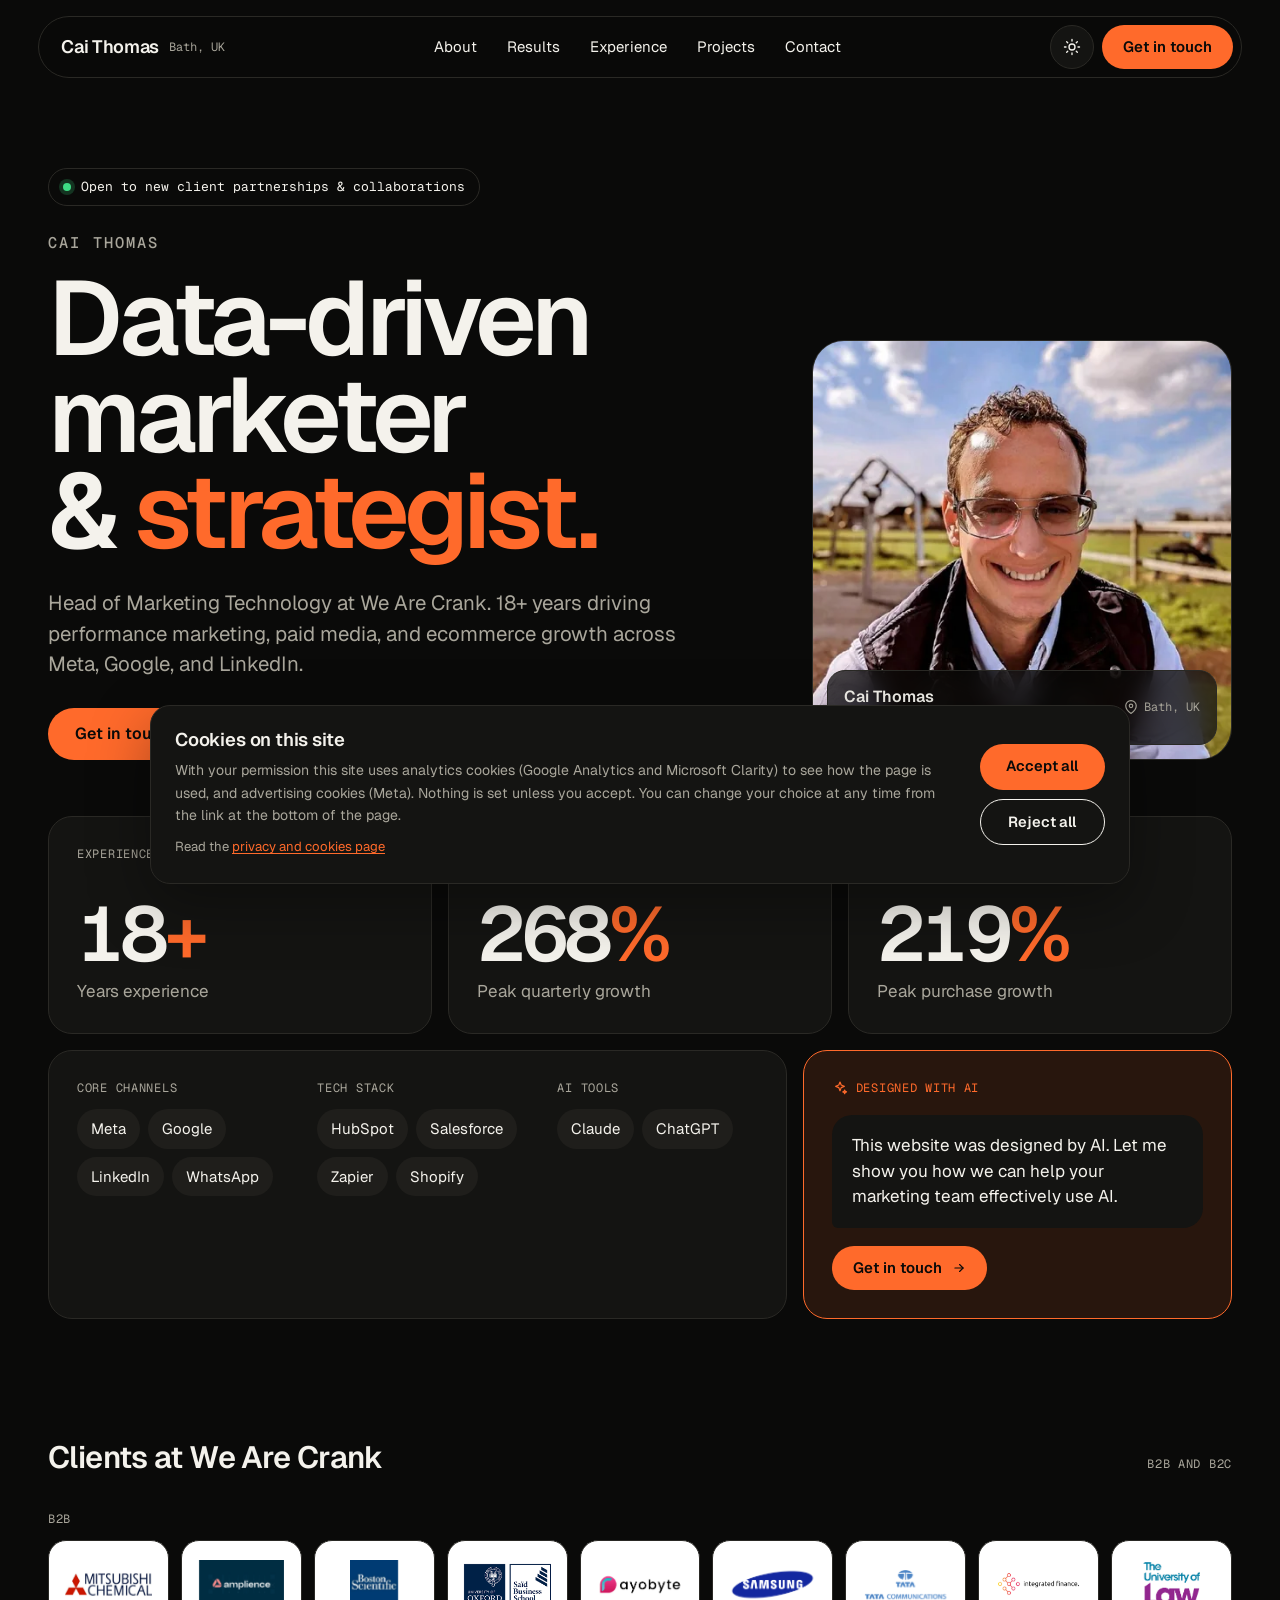
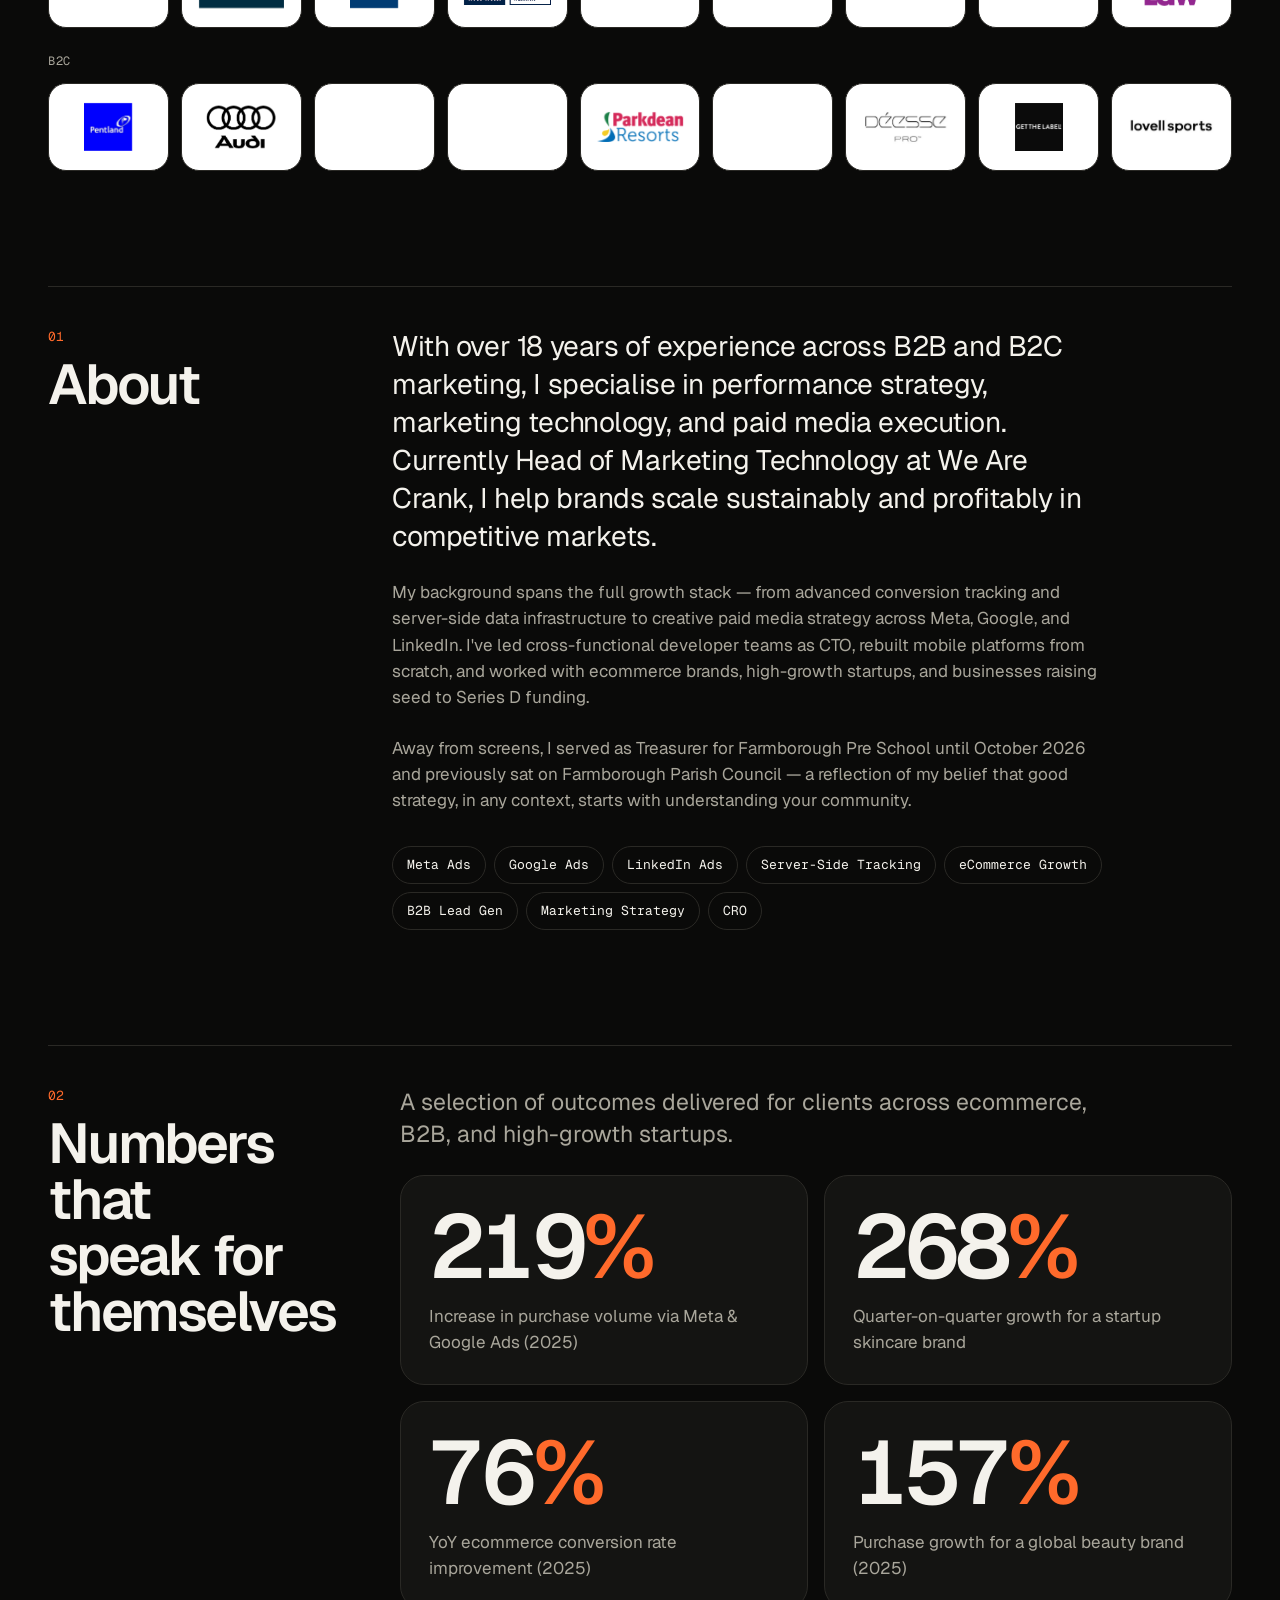
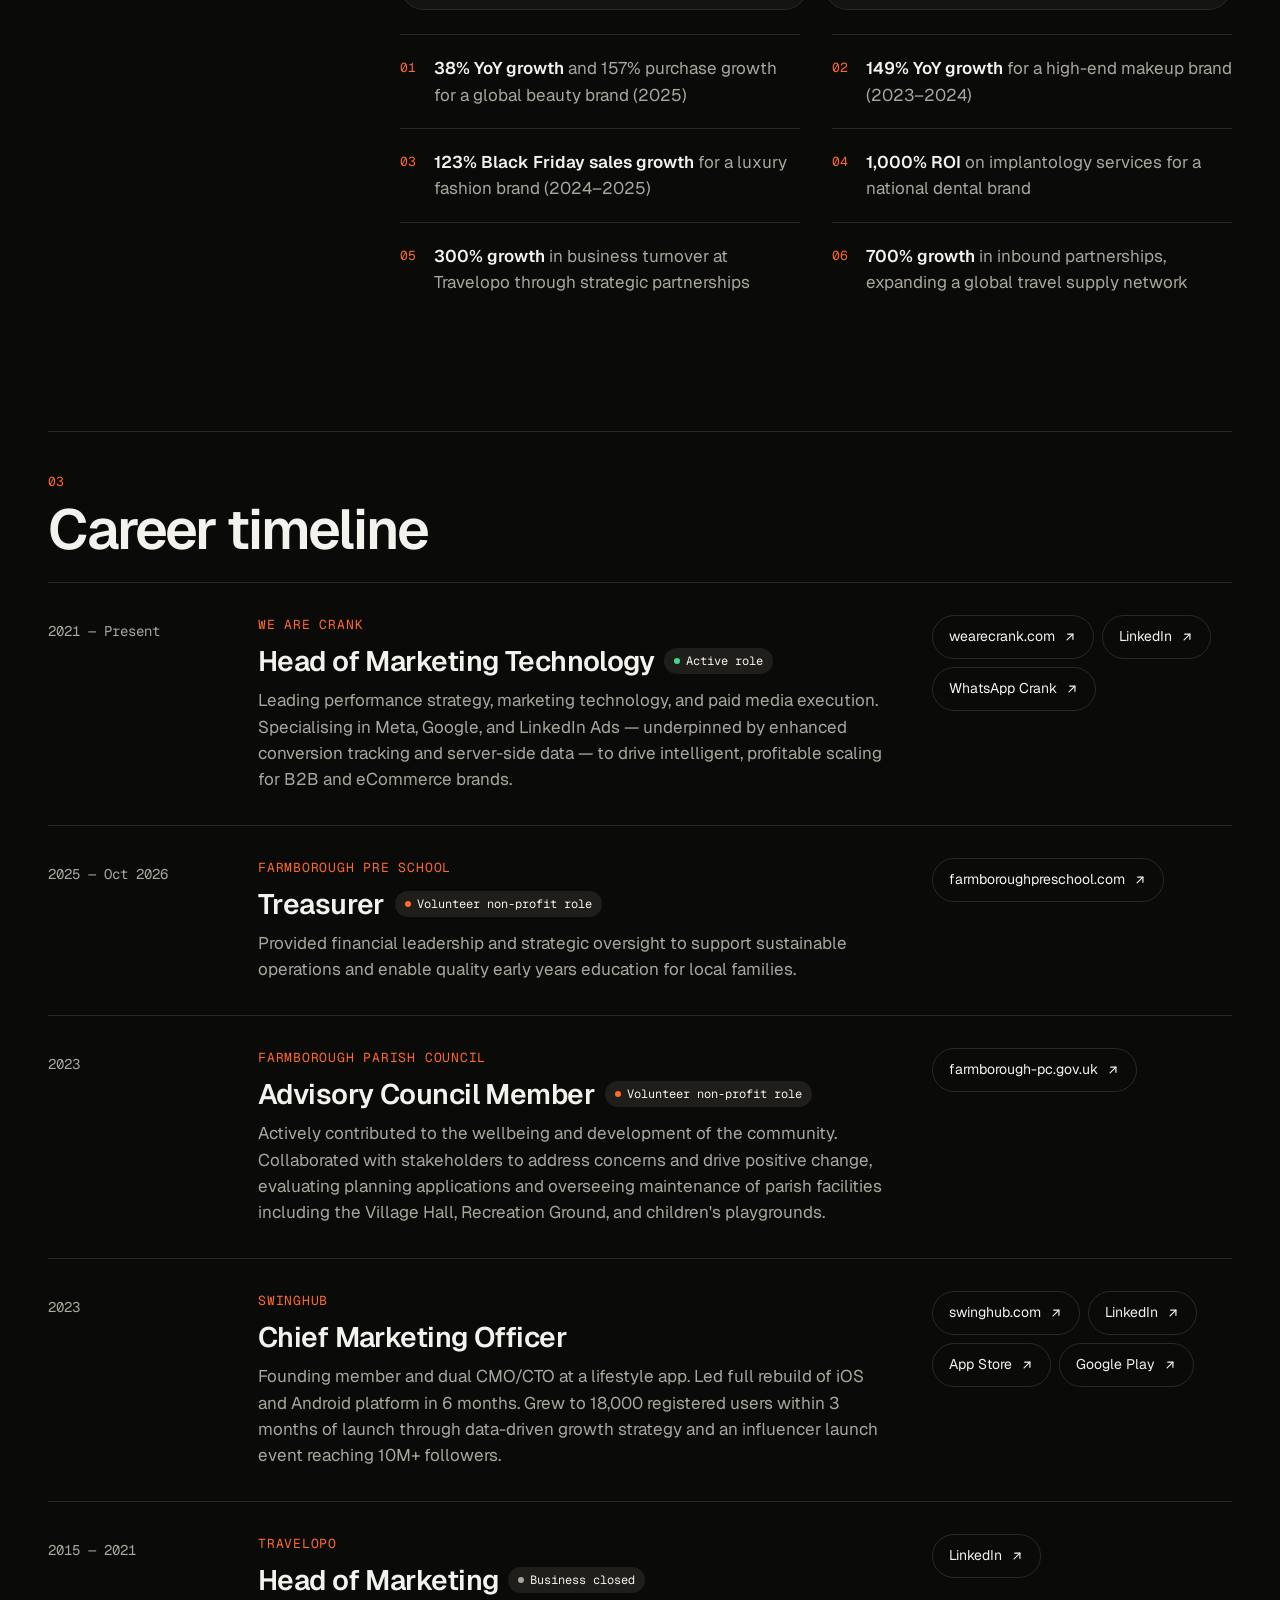
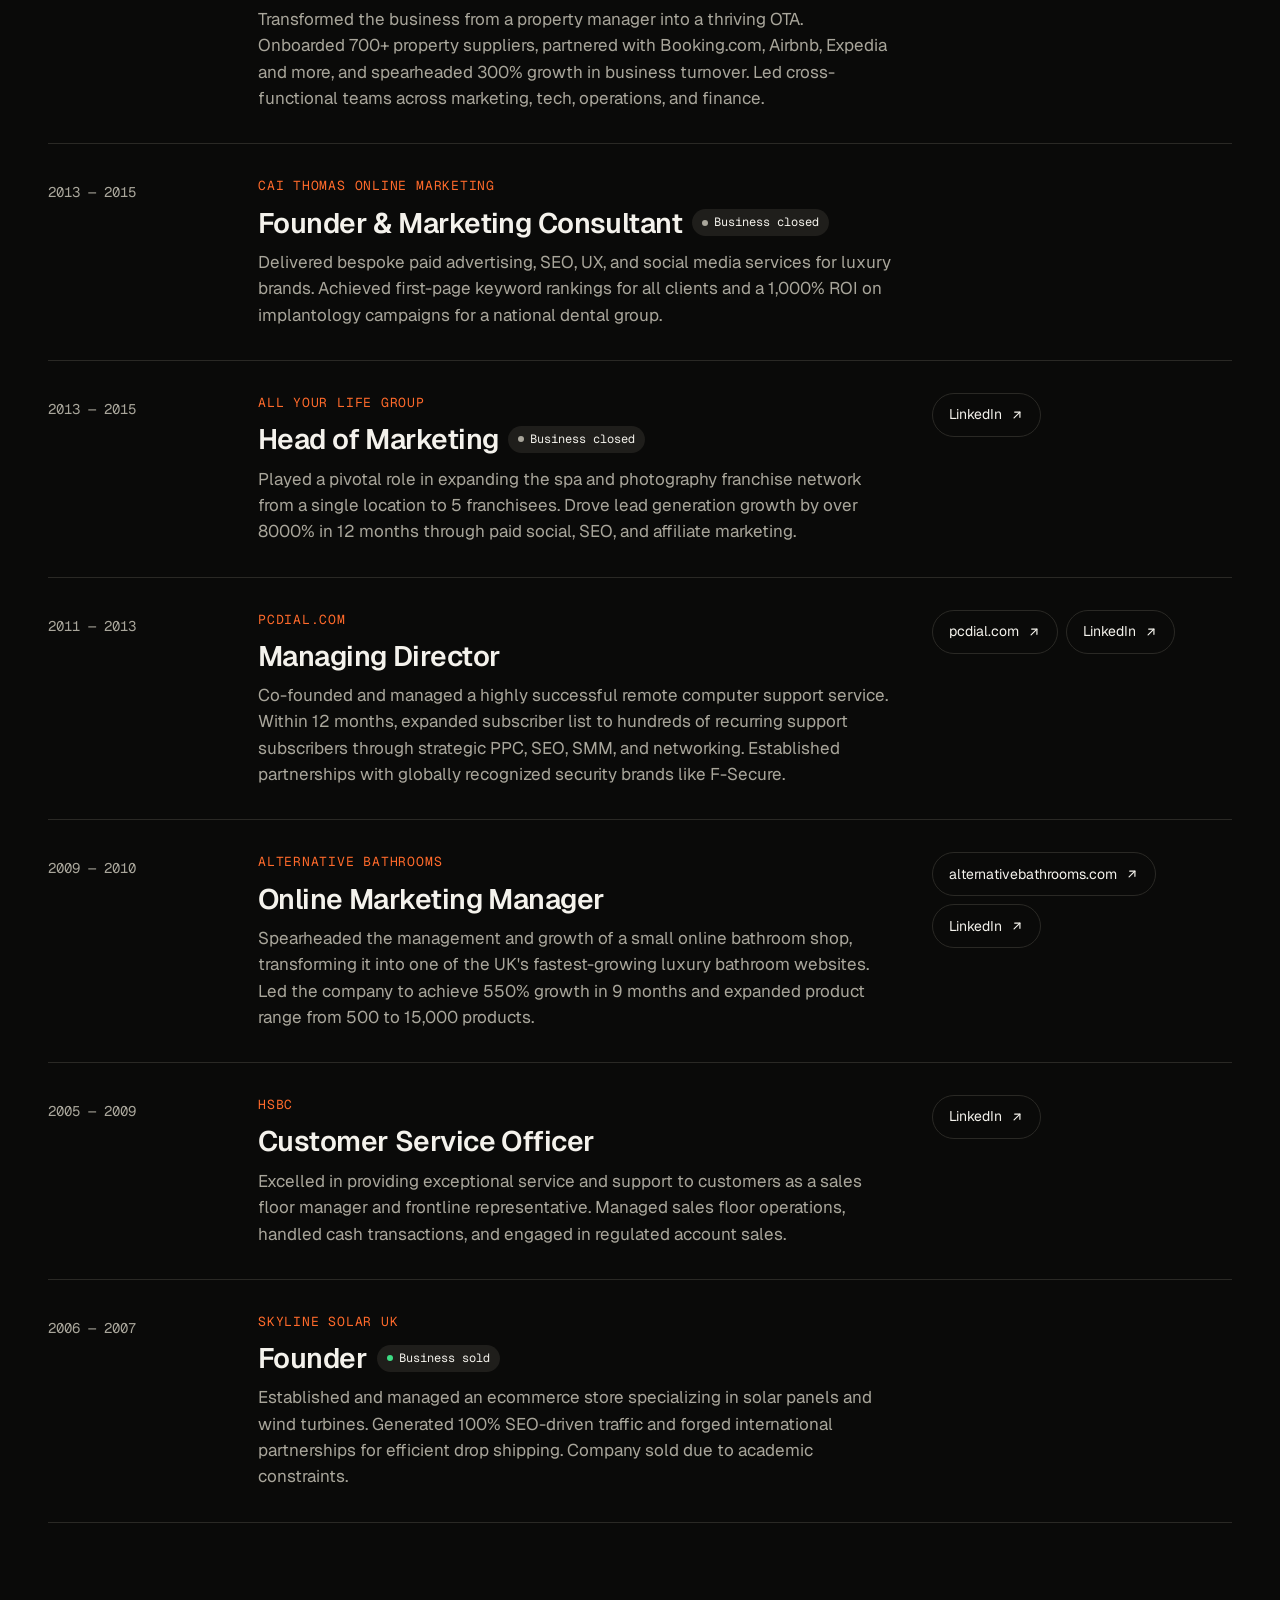
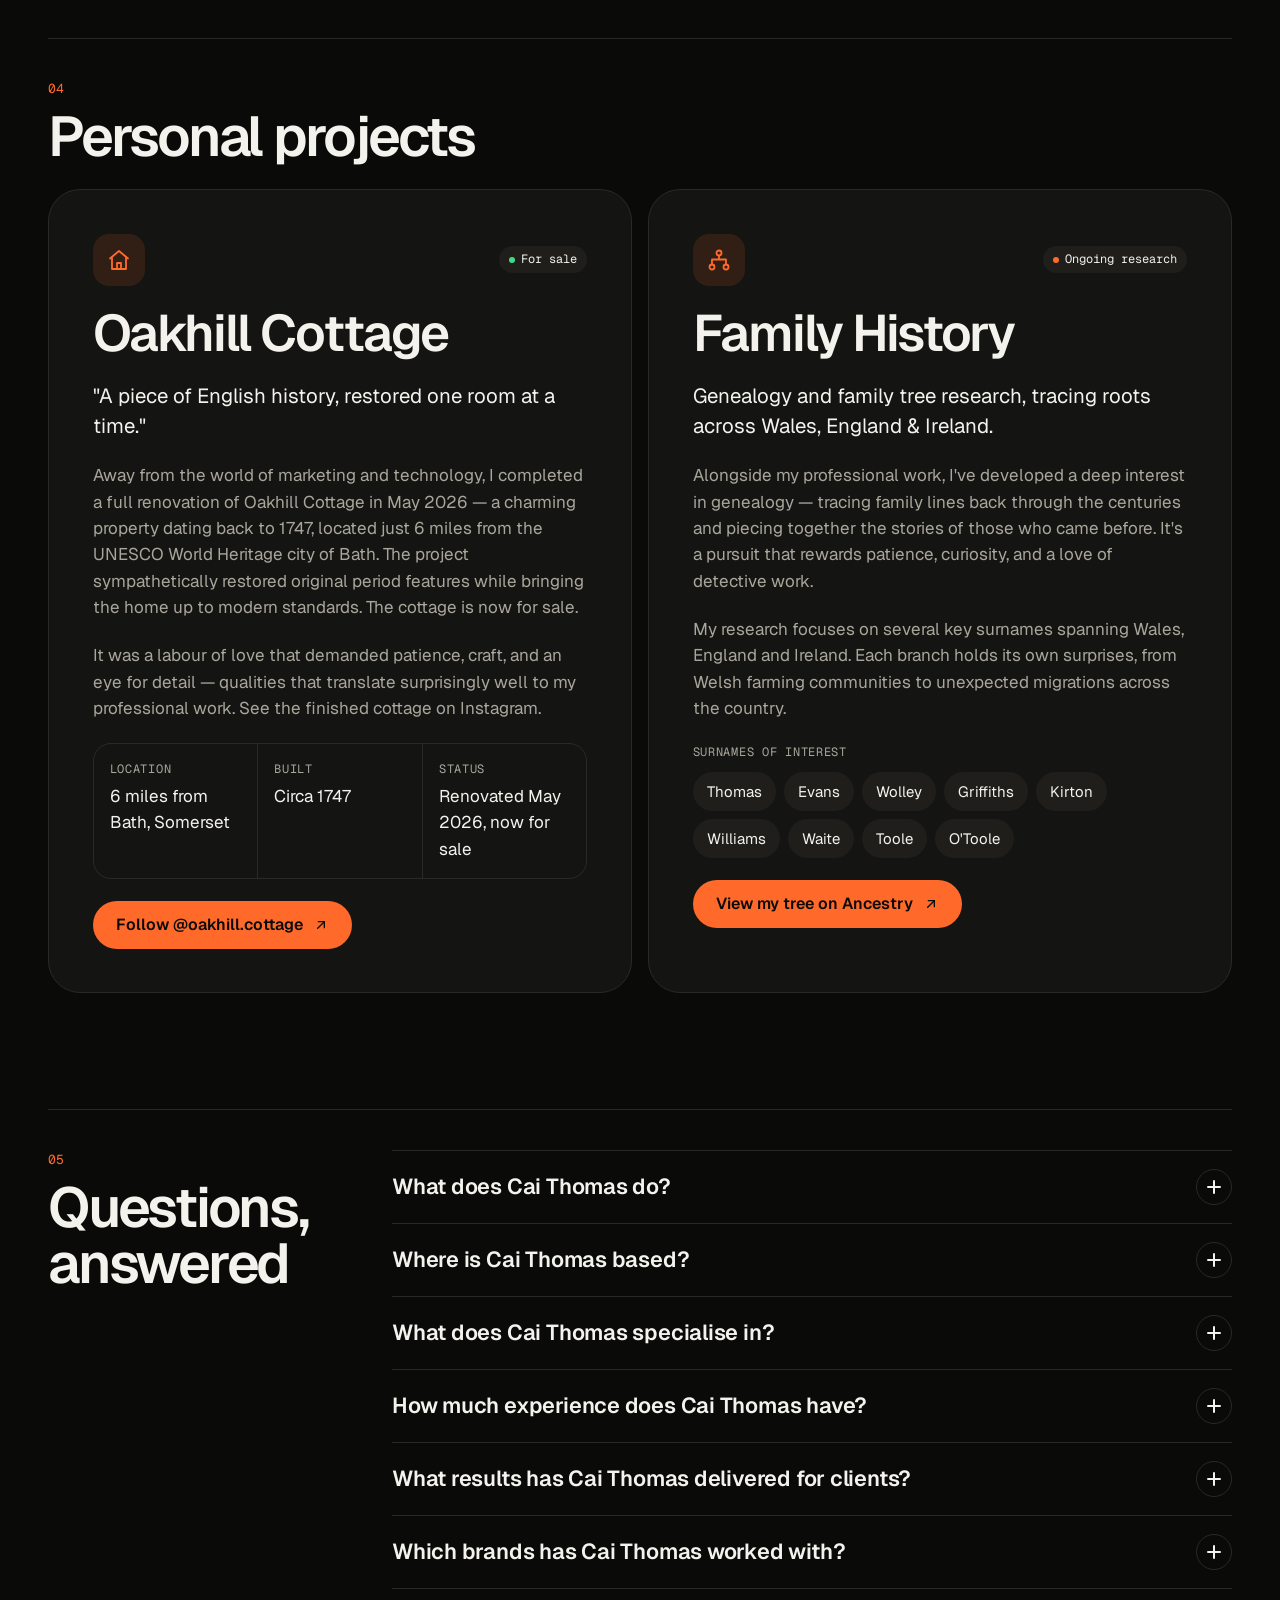
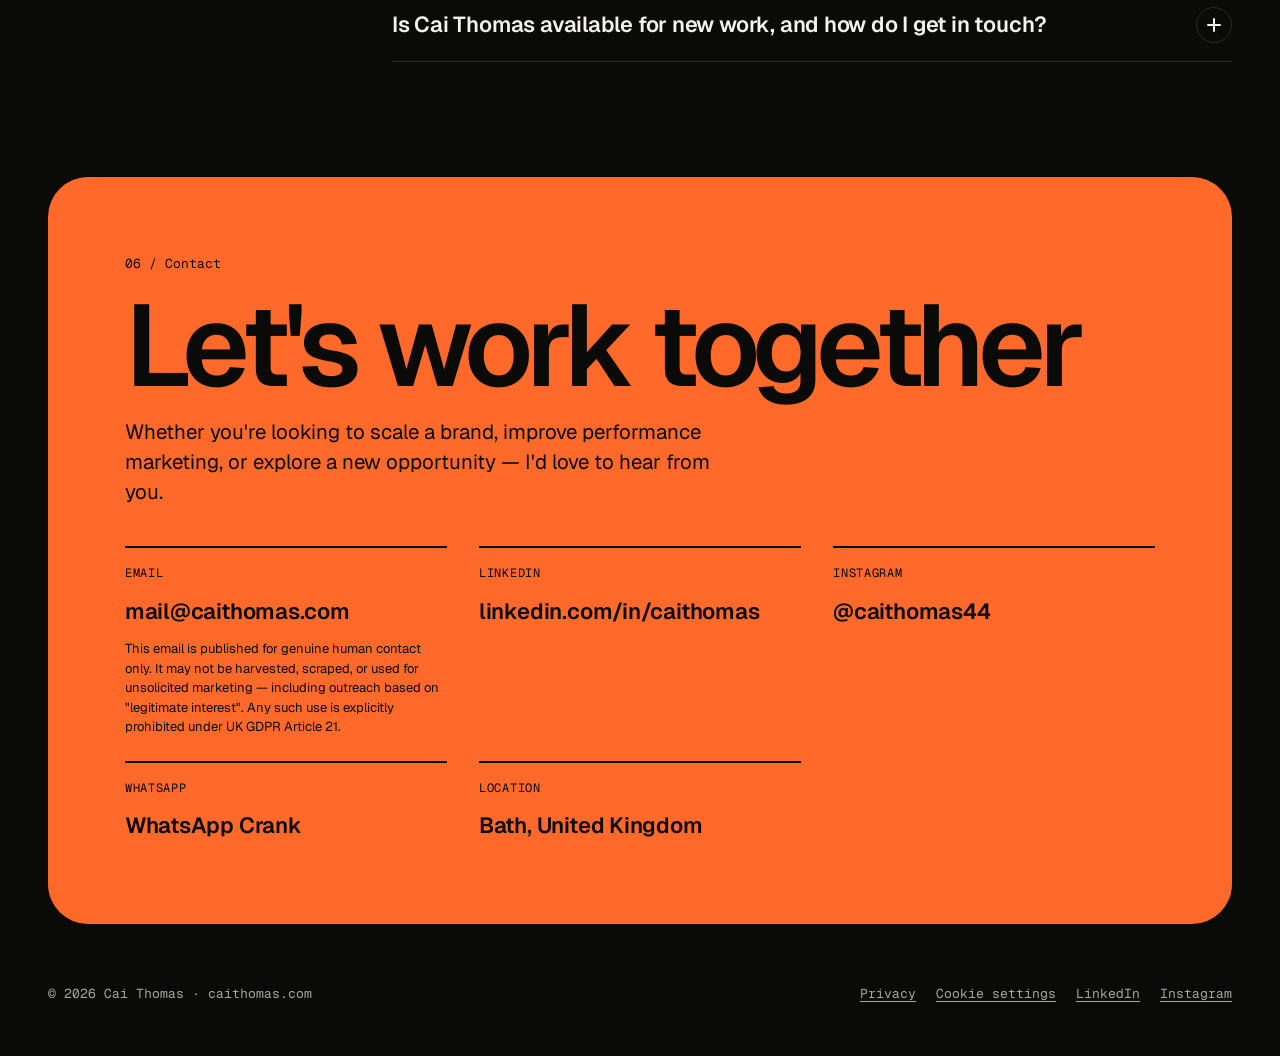
<file: index.html>
<!DOCTYPE html>
<html lang="en-GB">
<head>
  <meta charset="UTF-8">
  <meta name="viewport" content="width=device-width, initial-scale=1.0">
  <script>(function(d){d.className+=" js";try{var t=localStorage.getItem("theme");if(t==="light"||t==="dark")d.setAttribute("data-theme",t)}catch(e){}})(document.documentElement);</script>
  <title>Cai Thomas — Marketing Technology & Paid Media, Bath</title>
  <meta name="description" content="Cai Thomas — Head of Marketing Technology at We Are Crank. 18+ years driving performance marketing, paid media, and ecommerce growth across Meta, Google, and LinkedIn. Based in Bath, UK.">
  <meta name="author" content="Cai Thomas">
  <meta name="robots" content="index, follow, max-image-preview:large, max-snippet:-1, max-video-preview:-1">
  <meta name="google-site-verification" content="vRzPS8bJnd2Yzdj6y4fYwLbeIHxx6dsVMNFIC4_wwGM">
  <meta name="msvalidate.01" content="555A0EC4A10E25F9791645C963C046DE">
  <meta property="og:title" content="Cai Thomas — Marketing Technology & Paid Media, Bath">
  <meta property="og:description" content="18+ years driving performance marketing, paid media, and ecommerce growth. Head of Marketing Technology at We Are Crank. Based in Bath, UK.">
  <meta property="og:url" content="https://www.caithomas.com/">
  <meta property="og:type" content="profile">
  <meta property="profile:first_name" content="Cai">
  <meta property="profile:last_name" content="Thomas">
  <meta property="og:image" content="https://www.caithomas.com/images/social-share-2026.jpg">
  <meta property="og:image:width" content="1200">
  <meta property="og:image:height" content="630">
  <meta property="og:image:alt" content="Cai Thomas, Head of Marketing Technology at We Are Crank, Bath">
  <meta property="og:site_name" content="Cai Thomas">
  <meta property="og:locale" content="en_GB">
  <meta name="twitter:card" content="summary_large_image">
  <meta name="twitter:title" content="Cai Thomas — Marketing Technology & Paid Media, Bath">
  <meta name="twitter:description" content="18+ years driving performance marketing, paid media, and ecommerce growth. Based in Bath, UK.">
  <meta name="twitter:image" content="https://www.caithomas.com/images/social-share-2026.jpg">
  <link rel="canonical" href="https://www.caithomas.com/">
  <link rel="icon" type="image/svg+xml" href="images/favicon.svg">
  <link rel="icon" type="image/png" sizes="32x32" href="images/favicon-32.png">
  <link rel="alternate icon" href="favicon.ico">
  <link rel="manifest" href="site.webmanifest">
  <link rel="alternate" type="text/markdown" href="/llms.txt" title="Summary for AI tools">
  <meta name="theme-color" content="#0A0A09">
  <link rel="apple-touch-icon" href="images/apple-touch-icon.png">

  <!-- Google Tag Manager (GTM-KKZ54J) is loaded by script.js, and only after the visitor accepts cookies. -->

  <!-- Geist and Geist Mono, loaded without blocking rendering -->
  <link rel="preconnect" href="https://fonts.googleapis.com">
  <link rel="preconnect" href="https://fonts.gstatic.com" crossorigin>
  <link rel="stylesheet" href="https://fonts.googleapis.com/css2?family=Geist:wght@300..700&family=Geist+Mono:wght@400;500&display=swap" media="print" onload="this.media='all'">
  <noscript><link rel="stylesheet" href="https://fonts.googleapis.com/css2?family=Geist:wght@300..700&family=Geist+Mono:wght@400;500&display=swap"></noscript>
  
  <link rel="stylesheet" href="style.css">
  <script src="script.js" defer></script>
  <script type="application/ld+json">
{
  "@context": "https://schema.org",
  "@graph": [
    {
      "@type": "ProfilePage",
      "@id": "https://www.caithomas.com/#webpage",
      "url": "https://www.caithomas.com/",
      "name": "Cai Thomas — Marketing Technology & Paid Media, Bath",
      "description": "Cai Thomas — Head of Marketing Technology at We Are Crank. 18+ years driving performance marketing, paid media, and ecommerce growth across Meta, Google, and LinkedIn. Based in Bath, UK.",
      "inLanguage": "en-GB",
      "dateCreated": "2026-02-18T15:10:50+00:00",
      "dateModified": "2026-10-26T21:30:27+00:00",
      "isPartOf": {
        "@id": "https://www.caithomas.com/#website"
      },
      "about": {
        "@id": "https://www.caithomas.com/#person"
      },
      "mainEntity": {
        "@id": "https://www.caithomas.com/#person"
      },
      "primaryImageOfPage": {
        "@id": "https://www.caithomas.com/#headshot"
      }
    },
    {
      "@type": "WebSite",
      "@id": "https://www.caithomas.com/#website",
      "url": "https://www.caithomas.com/",
      "name": "Cai Thomas",
      "inLanguage": "en-GB",
      "publisher": {
        "@id": "https://www.caithomas.com/#person"
      }
    },
    {
      "@type": "ImageObject",
      "@id": "https://www.caithomas.com/#headshot",
      "contentUrl": "https://www.caithomas.com/images/cai-thomas-headshot.jpg",
      "url": "https://www.caithomas.com/images/cai-thomas-headshot.jpg",
      "width": 800,
      "height": 800,
      "caption": "Cai Thomas"
    },
    {
      "@type": "Person",
      "@id": "https://www.caithomas.com/#person",
      "name": "Cai Thomas",
      "givenName": "Cai",
      "familyName": "Thomas",
      "url": "https://www.caithomas.com/",
      "image": {
        "@id": "https://www.caithomas.com/#headshot"
      },
      "jobTitle": "Head of Marketing Technology",
      "description": "Data-driven marketer and strategist with over 18 years of experience across B2B and B2C marketing, specialising in performance strategy, marketing technology and paid media across Meta, Google and LinkedIn.",
      "disambiguatingDescription": "Head of Marketing Technology at We Are Crank, based in Bath, United Kingdom, specialising in performance marketing and paid media.",
      "address": {
        "@type": "PostalAddress",
        "addressLocality": "Bath",
        "addressCountry": "GB"
      },
      "homeLocation": {
        "@type": "Place",
        "name": "Bath, United Kingdom"
      },
      "sameAs": [
        "https://www.linkedin.com/in/caithomas/",
        "https://www.instagram.com/caithomas44",
        "https://www.crunchbase.com/person/cai-thomas"
      ],
      "hasOccupation": {
        "@type": "Occupation",
        "name": "Head of Marketing Technology",
        "skills": "Meta Ads, Google Ads, LinkedIn Ads, server-side tracking, ecommerce growth, B2B lead generation, marketing strategy, conversion rate optimisation"
      },
      "knowsAbout": [
        "Performance marketing",
        "Paid media",
        "Meta Ads",
        "Google Ads",
        "LinkedIn Ads",
        "Marketing technology",
        "Server-side tracking",
        "Conversion tracking",
        "Ecommerce growth",
        "B2B lead generation",
        "Marketing strategy",
        "Conversion rate optimisation",
        "HubSpot",
        "Salesforce",
        "Shopify",
        "Zapier"
      ],
      "worksFor": [
        {
          "@type": "EmployeeRole",
          "roleName": "Head of Marketing Technology",
          "startDate": "2021",
          "worksFor": {
            "@type": "Organization",
            "name": "We Are Crank",
            "url": "https://wearecrank.com/",
            "sameAs": [
              "https://www.linkedin.com/company/wearecrank"
            ]
          }
        },
        {
          "@type": "EmployeeRole",
          "roleName": "Chief Marketing Officer",
          "startDate": "2023",
          "worksFor": {
            "@type": "Organization",
            "name": "SwingHub",
            "url": "https://swinghub.com",
            "sameAs": [
              "https://www.linkedin.com/company/swinghub"
            ]
          },
          "endDate": "2023"
        },
        {
          "@type": "EmployeeRole",
          "roleName": "Head of Marketing",
          "startDate": "2015",
          "worksFor": {
            "@type": "Organization",
            "name": "Travelopo",
            "sameAs": [
              "https://www.linkedin.com/company/travelopo/"
            ]
          },
          "endDate": "2021"
        },
        {
          "@type": "EmployeeRole",
          "roleName": "Founder & Marketing Consultant",
          "startDate": "2013",
          "worksFor": {
            "@type": "Organization",
            "name": "Cai Thomas Online Marketing"
          },
          "endDate": "2015"
        },
        {
          "@type": "EmployeeRole",
          "roleName": "Head of Marketing",
          "startDate": "2013",
          "worksFor": {
            "@type": "Organization",
            "name": "All Your Life Group",
            "sameAs": [
              "https://www.linkedin.com/company/all-your-life-ltd"
            ]
          },
          "endDate": "2015"
        },
        {
          "@type": "EmployeeRole",
          "roleName": "Managing Director",
          "startDate": "2011",
          "worksFor": {
            "@type": "Organization",
            "name": "Pcdial.com",
            "url": "https://pcdial.com/",
            "sameAs": [
              "https://www.linkedin.com/company/pcdial-com"
            ]
          },
          "endDate": "2013"
        },
        {
          "@type": "EmployeeRole",
          "roleName": "Online Marketing Manager",
          "startDate": "2009",
          "worksFor": {
            "@type": "Organization",
            "name": "Alternative Bathrooms",
            "url": "https://www.alternativebathrooms.com/",
            "sameAs": [
              "https://www.linkedin.com/company/alternative-bathrooms/"
            ]
          },
          "endDate": "2010"
        },
        {
          "@type": "EmployeeRole",
          "roleName": "Customer Service Officer",
          "startDate": "2005",
          "worksFor": {
            "@type": "Organization",
            "name": "HSBC",
            "sameAs": [
              "https://www.linkedin.com/company/hsbc/"
            ]
          },
          "endDate": "2009"
        },
        {
          "@type": "EmployeeRole",
          "roleName": "Founder",
          "startDate": "2006",
          "worksFor": {
            "@type": "Organization",
            "name": "Skyline Solar UK"
          },
          "endDate": "2007"
        }
      ],
      "memberOf": [
        {
          "@type": "OrganizationRole",
          "roleName": "Treasurer",
          "startDate": "2025",
          "memberOf": {
            "@type": "Organization",
            "name": "Farmborough Pre School",
            "url": "https://www.farmboroughpreschool.com/"
          },
          "endDate": "2026-10"
        },
        {
          "@type": "OrganizationRole",
          "roleName": "Advisory Council Member",
          "startDate": "2023",
          "endDate": "2023",
          "memberOf": {
            "@type": "Organization",
            "name": "Farmborough Parish Council",
            "url": "https://farmborough-pc.gov.uk/"
          }
        }
      ]
    },
    {
      "@type": "FAQPage",
      "@id": "https://www.caithomas.com/#faq",
      "url": "https://www.caithomas.com/#faq",
      "inLanguage": "en-GB",
      "isPartOf": {
        "@id": "https://www.caithomas.com/#website"
      },
      "about": {
        "@id": "https://www.caithomas.com/#person"
      },
      "mainEntity": [
        {
          "@type": "Question",
          "name": "What does Cai Thomas do?",
          "acceptedAnswer": {
            "@type": "Answer",
            "text": "Cai Thomas is Head of Marketing Technology at We Are Crank, leading performance strategy, marketing technology and paid media execution for B2B and ecommerce brands. The work spans Meta, Google and LinkedIn Ads, underpinned by enhanced conversion tracking and server-side data."
          }
        },
        {
          "@type": "Question",
          "name": "Where is Cai Thomas based?",
          "acceptedAnswer": {
            "@type": "Answer",
            "text": "Cai Thomas is based in Bath, United Kingdom."
          }
        },
        {
          "@type": "Question",
          "name": "What does Cai Thomas specialise in?",
          "acceptedAnswer": {
            "@type": "Answer",
            "text": "Performance marketing and marketing technology: Meta Ads, Google Ads and LinkedIn Ads, server-side tracking, ecommerce growth, B2B lead generation, marketing strategy and conversion rate optimisation (CRO)."
          }
        },
        {
          "@type": "Question",
          "name": "How much experience does Cai Thomas have?",
          "acceptedAnswer": {
            "@type": "Answer",
            "text": "Over 18 years across B2B and B2C marketing. Before We Are Crank, Cai was Chief Marketing Officer at SwingHub, Head of Marketing at Travelopo and at All Your Life Group, and Managing Director of Pcdial.com, and has led cross-functional developer teams as CTO."
          }
        },
        {
          "@type": "Question",
          "name": "What results has Cai Thomas delivered for clients?",
          "acceptedAnswer": {
            "@type": "Answer",
            "text": "Recent results include a 219% increase in purchase volume via Meta and Google Ads (2025), 268% quarter-on-quarter growth for a startup skincare brand, a 76% year-on-year improvement in ecommerce conversion rate (2025) and 157% purchase growth for a global beauty brand (2025)."
          }
        },
        {
          "@type": "Question",
          "name": "Which brands has Cai Thomas worked with?",
          "acceptedAnswer": {
            "@type": "Answer",
            "text": "Clients at We Are Crank include Samsung, Audi, Liberty London, Boston Scientific, Mitsubishi Chemical, Tata Communications, Saïd Business School, Parkdean Resorts and Pentland."
          }
        },
        {
          "@type": "Question",
          "name": "Is Cai Thomas available for new work, and how do I get in touch?",
          "acceptedAnswer": {
            "@type": "Answer",
            "text": "Yes. Cai Thomas is open to new client partnerships and collaborations. The quickest routes are LinkedIn (linkedin.com/in/caithomas), the email address in the contact section below, or WhatsApp to We Are Crank."
          }
        }
      ]
    }
  ]
}
  </script>
</head>
<body>
  <a class="skip-link" href="#main">Skip to content</a>

  <header class="site-header">
    <nav class="nav" id="nav" aria-label="Main">
      <a class="brand" href="#top">
        <span class="brand-name">Cai Thomas</span>
        <span class="brand-meta">Bath, UK</span>
      </a>
      <ul class="nav-links" id="nav-links">
        <li><a class="nav-link" href="#about">About</a></li>
        <li><a class="nav-link" href="#results">Results</a></li>
        <li><a class="nav-link" href="#experience">Experience</a></li>
        <li><a class="nav-link" href="#projects">Projects</a></li>
        <li><a class="nav-link" href="#contact">Contact</a></li>
      </ul>
      <div class="nav-actions">
        <button type="button" class="icon-btn theme-toggle" id="themeToggle" aria-label="Switch to light mode">
          <svg class="icon-sun" aria-hidden="true" width="18" height="18" viewBox="0 0 24 24" fill="none" stroke="currentColor" stroke-width="1.8" stroke-linecap="round" stroke-linejoin="round"><circle cx="12" cy="12" r="4"/><path d="M12 2v2M12 20v2M4.9 4.9l1.4 1.4M17.7 17.7l1.4 1.4M2 12h2M20 12h2M4.9 19.1l1.4-1.4M17.7 6.3l1.4-1.4"/></svg>
          <svg class="icon-moon" aria-hidden="true" width="18" height="18" viewBox="0 0 24 24" fill="none" stroke="currentColor" stroke-width="1.8" stroke-linecap="round" stroke-linejoin="round"><path d="M21 12.8A9 9 0 1 1 11.2 3a7 7 0 0 0 9.8 9.8z"/></svg>
        </button>
        <a class="btn btn-primary btn-sm nav-cta" href="#contact">Get in touch</a>
        <button type="button" class="icon-btn menu-toggle" id="menuToggle" aria-expanded="false" aria-controls="nav-links" aria-label="Open menu">
          <svg class="icon-menu" aria-hidden="true" width="18" height="18" viewBox="0 0 24 24" fill="none" stroke="currentColor" stroke-width="1.8" stroke-linecap="round"><path d="M4 7h16M4 12h16M4 17h16"/></svg>
          <svg class="icon-close" aria-hidden="true" width="18" height="18" viewBox="0 0 24 24" fill="none" stroke="currentColor" stroke-width="1.8" stroke-linecap="round"><path d="M6 6l12 12M18 6L6 18"/></svg>
        </button>
      </div>
    </nav>
  </header>

  <main id="main">

    <section class="container hero" id="top" aria-labelledby="hero-title">
      <div class="hero-grid">
        <div class="hero-text">
          <p class="status-pill"><span class="status-dot" aria-hidden="true"></span>Open to new client partnerships &amp; collaborations</p>
          <h1 class="hero-title" id="hero-title"><span class="hero-name">Cai Thomas<span class="visually-hidden"> — </span></span>Data-driven marketer &amp; <span class="accent">strategist.</span></h1>
          <p class="hero-lead">Head of Marketing Technology at We Are Crank. 18+ years driving performance marketing, paid media, and ecommerce growth across Meta, Google, and LinkedIn.</p>
          <div class="hero-ctas">
            <a class="btn btn-primary" href="https://www.linkedin.com/in/caithomas/" target="_blank" rel="me noopener">Get in touch
              <svg aria-hidden="true" width="16" height="16" viewBox="0 0 24 24" fill="none" stroke="currentColor" stroke-width="2" stroke-linecap="round" stroke-linejoin="round"><path d="M7 17L17 7"/><path d="M8 7h9v9"/></svg></a>
            <a class="btn btn-ghost" href="#experience">View experience</a>
          </div>
        </div>
        <figure class="hero-photo">
          <picture>
            <source srcset="images/cai-thomas-headshot-480.webp" type="image/webp">
            <img src="images/cai-thomas-headshot-480.jpg" width="480" height="480" fetchpriority="high" decoding="async" alt="Cai Thomas">
          </picture>
          <figcaption>
            <span class="caption-name"><strong>Cai Thomas</strong><span>Head of Marketing Technology</span></span>
            <span class="caption-place">
              <svg aria-hidden="true" width="14" height="14" viewBox="0 0 24 24" fill="none" stroke="currentColor" stroke-width="2" stroke-linecap="round" stroke-linejoin="round"><path d="M21 10c0 7-9 13-9 13s-9-6-9-13a9 9 0 0 1 18 0z"/><circle cx="12" cy="10" r="3"/></svg>Bath, UK</span>
          </figcaption>
        </figure>
      </div>

      <div class="tiles">
        <div class="tile">
          <span class="label">Experience</span>
          <span class="tile-value"><span class="tile-num">18<span class="accent">+</span></span><span class="tile-text">Years experience</span></span>
        </div>
        <div class="tile">
          <span class="label">Growth</span>
          <span class="tile-value"><span class="tile-num">268<span class="accent">%</span></span><span class="tile-text">Peak quarterly growth</span></span>
        </div>
        <div class="tile">
          <span class="label">Purchases</span>
          <span class="tile-value"><span class="tile-num">219<span class="accent">%</span></span><span class="tile-text">Peak purchase growth</span></span>
        </div>
      </div>

      <div class="duo">
        <div class="tile stack-tile">
          <div class="stack-group">
            <span class="label">Core channels</span>
            <ul class="chips"><li>Meta</li><li>Google</li><li>LinkedIn</li><li>WhatsApp</li></ul>
          </div>
          <div class="stack-group">
            <span class="label">Tech stack</span>
            <ul class="chips"><li>HubSpot</li><li>Salesforce</li><li>Zapier</li><li>Shopify</li></ul>
          </div>
          <div class="stack-group">
            <span class="label">AI tools</span>
            <ul class="chips"><li>Claude</li><li>ChatGPT</li></ul>
          </div>
        </div>
        <div class="tile ai-tile">
          <span class="label label-accent">
            <svg aria-hidden="true" width="16" height="16" viewBox="0 0 24 24" fill="none" stroke="currentColor" stroke-width="1.8" stroke-linecap="round" stroke-linejoin="round"><path d="M12 3l1.8 4.6L18.5 9.5l-4.7 1.9L12 16l-1.8-4.6L5.5 9.5l4.7-1.9z"/><path d="M19 15l.8 2 2 .8-2 .8-.8 2-.8-2-2-.8 2-.8z"/></svg>Designed with AI</span>
          <p class="bubble">This website was designed by AI. Let me show you how we can help your marketing team effectively use AI.</p>
          <a class="btn btn-primary btn-sm" href="#contact">Get in touch
            <svg aria-hidden="true" width="14" height="14" viewBox="0 0 24 24" fill="none" stroke="currentColor" stroke-width="2" stroke-linecap="round" stroke-linejoin="round"><path d="M5 12h14"/><path d="M13 6l6 6-6 6"/></svg></a>
        </div>
      </div>
    </section>

    <section class="container section clients" aria-labelledby="clients-title">
      <div class="clients-head reveal">
        <h2 class="clients-title" id="clients-title">Clients at We Are Crank</h2>
        <span class="label">B2B and B2C</span>
      </div>
      <p class="label clients-group">B2B</p>
      <ul class="logo-grid reveal">
        <li><img src="images/logos/mitsubishi-chemical-logo-new.jpg" alt="Mitsubishi Chemical" loading="lazy" decoding="async"></li>
        <li><img src="images/logos/amplience-logo-new.webp" alt="Amplience" loading="lazy" decoding="async"></li>
        <li><img src="images/logos/boston-scientific-new.jpeg" alt="Boston Scientific" loading="lazy" decoding="async"></li>
        <li><img src="images/logos/said-business-school-logo.png" alt="Saïd Business School" loading="lazy" decoding="async"></li>
        <li><img src="images/logos/rayobyte-logo.png" alt="Rayobyte" loading="lazy" decoding="async"></li>
        <li><img src="images/logos/samsung-logo.png" alt="Samsung" loading="lazy" decoding="async"></li>
        <li><img src="images/logos/tata-communications-logo.png" alt="Tata Communications" loading="lazy" decoding="async"></li>
        <li><img src="images/logos/integrated-finance-logo.png" alt="Integrated Finance" loading="lazy" decoding="async"></li>
        <li><img src="images/logos/university-of-law-logo.png" alt="The University of Law" loading="lazy" decoding="async"></li>
      </ul>
      <p class="label clients-group">B2C</p>
      <ul class="logo-grid reveal">
        <li><img src="images/logos/pentland-logo.png" alt="Pentland" loading="lazy" decoding="async"></li>
        <li><img src="images/logos/audi-logo-new.png" alt="Audi" loading="lazy" decoding="async"></li>
        <li><img src="images/logos/is-clinical-logo.png" alt="iS Clinical" loading="lazy" decoding="async"></li>
        <li><img src="images/logos/liberty-london-logo.jpg" alt="Liberty London" loading="lazy" decoding="async"></li>
        <li><img src="images/logos/parkdean-resorts-logo.png" alt="Parkdean Resorts" loading="lazy" decoding="async"></li>
        <li><img src="images/logos/revitalash-logo.jpg" alt="RevitaLash Cosmetics" loading="lazy" decoding="async"></li>
        <li><img src="images/logos/deesse-pro-logo.png" alt="Déesse Pro" loading="lazy" decoding="async"></li>
        <li><img src="images/logos/get-the-label-logo.png" alt="Get The Label" loading="lazy" decoding="async"></li>
        <li><img src="images/logos/lovell-sports-logo.png" alt="Lovell Sports" loading="lazy" decoding="async"></li>
      </ul>
    </section>

    <section class="container section" id="about" aria-labelledby="about-title">
      <div class="split">
        <div class="section-head reveal">
          <span class="section-num">01</span>
          <h2 class="section-title" id="about-title">About</h2>
        </div>
        <div class="section-body reveal">
          <p class="lead">With over 18 years of experience across B2B and B2C marketing, I specialise in performance strategy, marketing technology, and paid media execution. Currently Head of Marketing Technology at We Are Crank, I help brands scale sustainably and profitably in competitive markets.</p>
          <p class="muted">My background spans the full growth stack — from advanced conversion tracking and server-side data infrastructure to creative paid media strategy across Meta, Google, and LinkedIn. I've led cross-functional developer teams as CTO, rebuilt mobile platforms from scratch, and worked with ecommerce brands, high-growth startups, and businesses raising seed to Series D funding.</p>
          <p class="muted">Away from screens, I served as Treasurer for Farmborough Pre School until October 2026 and previously sat on Farmborough Parish Council — a reflection of my belief that good strategy, in any context, starts with understanding your community.</p>
          <ul class="tags">
            <li>Meta Ads</li><li>Google Ads</li><li>LinkedIn Ads</li><li>Server-Side Tracking</li><li>eCommerce Growth</li><li>B2B Lead Gen</li><li>Marketing Strategy</li><li>CRO</li>
          </ul>
        </div>
      </div>
    </section>

    <section class="container section" id="results" aria-labelledby="results-title">
      <div class="split">
        <div class="section-head reveal">
          <span class="section-num">02</span>
          <h2 class="section-title" id="results-title">Numbers that speak for themselves</h2>
        </div>
        <div class="section-body">
          <p class="intro reveal">A selection of outcomes delivered for clients across ecommerce, B2B, and high-growth startups.</p>
          <div class="stats reveal">
            <div class="stat"><span class="stat-num">219<span class="accent">%</span></span><span class="muted">Increase in purchase volume via Meta &amp; Google Ads (2025)</span></div>
            <div class="stat"><span class="stat-num">268<span class="accent">%</span></span><span class="muted">Quarter-on-quarter growth for a startup skincare brand</span></div>
            <div class="stat"><span class="stat-num">76<span class="accent">%</span></span><span class="muted">YoY ecommerce conversion rate improvement (2025)</span></div>
            <div class="stat"><span class="stat-num">157<span class="accent">%</span></span><span class="muted">Purchase growth for a global beauty brand (2025)</span></div>
          </div>
          <ol class="results reveal">
            <li><span class="result-num">01</span><span class="muted"><strong>38% YoY growth</strong> and 157% purchase growth for a global beauty brand (2025)</span></li>
            <li><span class="result-num">02</span><span class="muted"><strong>149% YoY growth</strong> for a high-end makeup brand (2023–2024)</span></li>
            <li><span class="result-num">03</span><span class="muted"><strong>123% Black Friday sales growth</strong> for a luxury fashion brand (2024–2025)</span></li>
            <li><span class="result-num">04</span><span class="muted"><strong>1,000% ROI</strong> on implantology services for a national dental brand</span></li>
            <li><span class="result-num">05</span><span class="muted"><strong>300% growth</strong> in business turnover at Travelopo through strategic partnerships</span></li>
            <li><span class="result-num">06</span><span class="muted"><strong>700% growth</strong> in inbound partnerships, expanding a global travel supply network</span></li>
          </ol>
        </div>
      </div>
    </section>

    <section class="container section" id="experience" aria-labelledby="experience-title">
      <div class="section-head section-head-wide reveal">
        <span class="section-num">03</span>
        <h2 class="section-title" id="experience-title">Career timeline</h2>
      </div>
      <ol class="timeline">

        <li class="role reveal">
          <div class="role-period">2021 — Present</div>
          <div class="role-main">
            <span class="role-company">We Are Crank</span>
            <div class="role-heading"><h3 class="role-title">Head of Marketing Technology</h3><span class="badge badge-active">Active role</span></div>
            <p class="muted">Leading performance strategy, marketing technology, and paid media execution. Specialising in Meta, Google, and LinkedIn Ads — underpinned by enhanced conversion tracking and server-side data — to drive intelligent, profitable scaling for B2B and eCommerce brands.</p>
          </div>
          <div class="role-links">
            <a class="pill-link" href="https://wearecrank.com/" target="_blank" rel="noopener">wearecrank.com<svg aria-hidden="true" width="14" height="14" viewBox="0 0 24 24" fill="none" stroke="currentColor" stroke-width="2" stroke-linecap="round" stroke-linejoin="round"><path d="M7 17L17 7"/><path d="M8 7h9v9"/></svg></a>
            <a class="pill-link" href="https://www.linkedin.com/company/wearecrank" target="_blank" rel="noopener">LinkedIn<svg aria-hidden="true" width="14" height="14" viewBox="0 0 24 24" fill="none" stroke="currentColor" stroke-width="2" stroke-linecap="round" stroke-linejoin="round"><path d="M7 17L17 7"/><path d="M8 7h9v9"/></svg></a>
            <a class="pill-link" href="https://wa.me/447457416922?text=Help%20my%20business" target="_blank" rel="noopener">WhatsApp Crank<svg aria-hidden="true" width="14" height="14" viewBox="0 0 24 24" fill="none" stroke="currentColor" stroke-width="2" stroke-linecap="round" stroke-linejoin="round"><path d="M7 17L17 7"/><path d="M8 7h9v9"/></svg></a>
          </div>
        </li>

        <li class="role reveal">
          <div class="role-period">2025 — Oct 2026</div>
          <div class="role-main">
            <span class="role-company">Farmborough Pre School</span>
            <div class="role-heading"><h3 class="role-title">Treasurer</h3><span class="badge badge-volunteer">Volunteer non-profit role</span></div>
            <p class="muted">Provided financial leadership and strategic oversight to support sustainable operations and enable quality early years education for local families.</p>
          </div>
          <div class="role-links">
            <a class="pill-link" href="https://www.farmboroughpreschool.com/" target="_blank" rel="noopener">farmboroughpreschool.com<svg aria-hidden="true" width="14" height="14" viewBox="0 0 24 24" fill="none" stroke="currentColor" stroke-width="2" stroke-linecap="round" stroke-linejoin="round"><path d="M7 17L17 7"/><path d="M8 7h9v9"/></svg></a>
          </div>
        </li>

        <li class="role reveal">
          <div class="role-period">2023</div>
          <div class="role-main">
            <span class="role-company">Farmborough Parish Council</span>
            <div class="role-heading"><h3 class="role-title">Advisory Council Member</h3><span class="badge badge-volunteer">Volunteer non-profit role</span></div>
            <p class="muted">Actively contributed to the wellbeing and development of the community. Collaborated with stakeholders to address concerns and drive positive change, evaluating planning applications and overseeing maintenance of parish facilities including the Village Hall, Recreation Ground, and children's playgrounds.</p>
          </div>
          <div class="role-links">
            <a class="pill-link" href="https://farmborough-pc.gov.uk/" target="_blank" rel="noopener">farmborough-pc.gov.uk<svg aria-hidden="true" width="14" height="14" viewBox="0 0 24 24" fill="none" stroke="currentColor" stroke-width="2" stroke-linecap="round" stroke-linejoin="round"><path d="M7 17L17 7"/><path d="M8 7h9v9"/></svg></a>
          </div>
        </li>

        <li class="role reveal">
          <div class="role-period">2023</div>
          <div class="role-main">
            <span class="role-company">SwingHub</span>
            <div class="role-heading"><h3 class="role-title">Chief Marketing Officer</h3></div>
            <p class="muted">Founding member and dual CMO/CTO at a lifestyle app. Led full rebuild of iOS and Android platform in 6 months. Grew to 18,000 registered users within 3 months of launch through data-driven growth strategy and an influencer launch event reaching 10M+ followers.</p>
          </div>
          <div class="role-links">
            <a class="pill-link" href="https://swinghub.com" target="_blank" rel="noopener">swinghub.com<svg aria-hidden="true" width="14" height="14" viewBox="0 0 24 24" fill="none" stroke="currentColor" stroke-width="2" stroke-linecap="round" stroke-linejoin="round"><path d="M7 17L17 7"/><path d="M8 7h9v9"/></svg></a>
            <a class="pill-link" href="https://www.linkedin.com/company/swinghub" target="_blank" rel="noopener">LinkedIn<svg aria-hidden="true" width="14" height="14" viewBox="0 0 24 24" fill="none" stroke="currentColor" stroke-width="2" stroke-linecap="round" stroke-linejoin="round"><path d="M7 17L17 7"/><path d="M8 7h9v9"/></svg></a>
            <a class="pill-link" href="https://apps.apple.com/gb/app/swinghub-open-dating-social/id6459476247" target="_blank" rel="noopener">App Store<svg aria-hidden="true" width="14" height="14" viewBox="0 0 24 24" fill="none" stroke="currentColor" stroke-width="2" stroke-linecap="round" stroke-linejoin="round"><path d="M7 17L17 7"/><path d="M8 7h9v9"/></svg></a>
            <a class="pill-link" href="https://play.google.com/store/apps/details?id=com.swinghub.android&amp;hl=en_GB" target="_blank" rel="noopener">Google Play<svg aria-hidden="true" width="14" height="14" viewBox="0 0 24 24" fill="none" stroke="currentColor" stroke-width="2" stroke-linecap="round" stroke-linejoin="round"><path d="M7 17L17 7"/><path d="M8 7h9v9"/></svg></a>
          </div>
        </li>

        <li class="role reveal">
          <div class="role-period">2015 — 2021</div>
          <div class="role-main">
            <span class="role-company">Travelopo</span>
            <div class="role-heading"><h3 class="role-title">Head of Marketing</h3><span class="badge badge-closed">Business closed</span></div>
            <p class="muted">Transformed the business from a property manager into a thriving OTA. Onboarded 700+ property suppliers, partnered with Booking.com, Airbnb, Expedia and more, and spearheaded 300% growth in business turnover. Led cross-functional teams across marketing, tech, operations, and finance.</p>
          </div>
          <div class="role-links">
            <a class="pill-link" href="https://www.linkedin.com/company/travelopo/" target="_blank" rel="noopener">LinkedIn<svg aria-hidden="true" width="14" height="14" viewBox="0 0 24 24" fill="none" stroke="currentColor" stroke-width="2" stroke-linecap="round" stroke-linejoin="round"><path d="M7 17L17 7"/><path d="M8 7h9v9"/></svg></a>
          </div>
        </li>

        <li class="role reveal">
          <div class="role-period">2013 — 2015</div>
          <div class="role-main">
            <span class="role-company">Cai Thomas Online Marketing</span>
            <div class="role-heading"><h3 class="role-title">Founder &amp; Marketing Consultant</h3><span class="badge badge-closed">Business closed</span></div>
            <p class="muted">Delivered bespoke paid advertising, SEO, UX, and social media services for luxury brands. Achieved first-page keyword rankings for all clients and a 1,000% ROI on implantology campaigns for a national dental group.</p>
          </div>
          <div class="role-links"></div>
        </li>

        <li class="role reveal">
          <div class="role-period">2013 — 2015</div>
          <div class="role-main">
            <span class="role-company">All Your Life Group</span>
            <div class="role-heading"><h3 class="role-title">Head of Marketing</h3><span class="badge badge-closed">Business closed</span></div>
            <p class="muted">Played a pivotal role in expanding the spa and photography franchise network from a single location to 5 franchisees. Drove lead generation growth by over 8000% in 12 months through paid social, SEO, and affiliate marketing.</p>
          </div>
          <div class="role-links">
            <a class="pill-link" href="https://www.linkedin.com/company/all-your-life-ltd" target="_blank" rel="noopener">LinkedIn<svg aria-hidden="true" width="14" height="14" viewBox="0 0 24 24" fill="none" stroke="currentColor" stroke-width="2" stroke-linecap="round" stroke-linejoin="round"><path d="M7 17L17 7"/><path d="M8 7h9v9"/></svg></a>
          </div>
        </li>

        <li class="role reveal">
          <div class="role-period">2011 — 2013</div>
          <div class="role-main">
            <span class="role-company">Pcdial.com</span>
            <div class="role-heading"><h3 class="role-title">Managing Director</h3></div>
            <p class="muted">Co-founded and managed a highly successful remote computer support service. Within 12 months, expanded subscriber list to hundreds of recurring support subscribers through strategic PPC, SEO, SMM, and networking. Established partnerships with globally recognized security brands like F-Secure.</p>
          </div>
          <div class="role-links">
            <a class="pill-link" href="https://pcdial.com/" target="_blank" rel="noopener">pcdial.com<svg aria-hidden="true" width="14" height="14" viewBox="0 0 24 24" fill="none" stroke="currentColor" stroke-width="2" stroke-linecap="round" stroke-linejoin="round"><path d="M7 17L17 7"/><path d="M8 7h9v9"/></svg></a>
            <a class="pill-link" href="https://www.linkedin.com/company/pcdial-com" target="_blank" rel="noopener">LinkedIn<svg aria-hidden="true" width="14" height="14" viewBox="0 0 24 24" fill="none" stroke="currentColor" stroke-width="2" stroke-linecap="round" stroke-linejoin="round"><path d="M7 17L17 7"/><path d="M8 7h9v9"/></svg></a>
          </div>
        </li>

        <li class="role reveal">
          <div class="role-period">2009 — 2010</div>
          <div class="role-main">
            <span class="role-company">Alternative Bathrooms</span>
            <div class="role-heading"><h3 class="role-title">Online Marketing Manager</h3></div>
            <p class="muted">Spearheaded the management and growth of a small online bathroom shop, transforming it into one of the UK's fastest-growing luxury bathroom websites. Led the company to achieve 550% growth in 9 months and expanded product range from 500 to 15,000 products.</p>
          </div>
          <div class="role-links">
            <a class="pill-link" href="https://www.alternativebathrooms.com/" target="_blank" rel="noopener">alternativebathrooms.com<svg aria-hidden="true" width="14" height="14" viewBox="0 0 24 24" fill="none" stroke="currentColor" stroke-width="2" stroke-linecap="round" stroke-linejoin="round"><path d="M7 17L17 7"/><path d="M8 7h9v9"/></svg></a>
            <a class="pill-link" href="https://www.linkedin.com/company/alternative-bathrooms/" target="_blank" rel="noopener">LinkedIn<svg aria-hidden="true" width="14" height="14" viewBox="0 0 24 24" fill="none" stroke="currentColor" stroke-width="2" stroke-linecap="round" stroke-linejoin="round"><path d="M7 17L17 7"/><path d="M8 7h9v9"/></svg></a>
          </div>
        </li>

        <li class="role reveal">
          <div class="role-period">2005 — 2009</div>
          <div class="role-main">
            <span class="role-company">HSBC</span>
            <div class="role-heading"><h3 class="role-title">Customer Service Officer</h3></div>
            <p class="muted">Excelled in providing exceptional service and support to customers as a sales floor manager and frontline representative. Managed sales floor operations, handled cash transactions, and engaged in regulated account sales.</p>
          </div>
          <div class="role-links">
            <a class="pill-link" href="https://www.linkedin.com/company/hsbc/" target="_blank" rel="noopener">LinkedIn<svg aria-hidden="true" width="14" height="14" viewBox="0 0 24 24" fill="none" stroke="currentColor" stroke-width="2" stroke-linecap="round" stroke-linejoin="round"><path d="M7 17L17 7"/><path d="M8 7h9v9"/></svg></a>
          </div>
        </li>

        <li class="role reveal">
          <div class="role-period">2006 — 2007</div>
          <div class="role-main">
            <span class="role-company">Skyline Solar UK</span>
            <div class="role-heading"><h3 class="role-title">Founder</h3><span class="badge badge-sold">Business sold</span></div>
            <p class="muted">Established and managed an ecommerce store specializing in solar panels and wind turbines. Generated 100% SEO-driven traffic and forged international partnerships for efficient drop shipping. Company sold due to academic constraints.</p>
          </div>
          <div class="role-links"></div>
        </li>

      </ol>
    </section>

    <section class="container section" id="projects" aria-labelledby="projects-title">
      <div class="section-head section-head-wide reveal">
        <span class="section-num">04</span>
        <h2 class="section-title" id="projects-title">Personal projects</h2>
      </div>
      <div class="projects">

        <article class="project-card reveal" id="oakhill" aria-labelledby="oakhill-title">
          <div class="project-top">
            <span class="project-icon"><svg aria-hidden="true" width="24" height="24" viewBox="0 0 24 24" fill="none" stroke="currentColor" stroke-width="1.8" stroke-linecap="round" stroke-linejoin="round"><path d="M3 10.5L12 3l9 7.5"/><path d="M5 9.5V21h14V9.5"/><path d="M10 21v-6h4v6"/></svg></span>
            <span class="badge badge-active">For sale</span>
          </div>
          <h3 class="project-title" id="oakhill-title">Oakhill Cottage</h3>
          <p class="project-quote">"A piece of English history, restored one room at a time."</p>
          <p class="muted">Away from the world of marketing and technology, I completed a full renovation of Oakhill Cottage in May 2026 — a charming property dating back to 1747, located just 6 miles from the UNESCO World Heritage city of Bath. The project sympathetically restored original period features while bringing the home up to modern standards. The cottage is now for sale.</p>
          <p class="muted">It was a labour of love that demanded patience, craft, and an eye for detail — qualities that translate surprisingly well to my professional work. See the finished cottage on Instagram.</p>
          <dl class="facts">
            <div><dt>Location</dt><dd>6 miles from Bath, Somerset</dd></div>
            <div><dt>Built</dt><dd>Circa 1747</dd></div>
            <div><dt>Status</dt><dd>Renovated May 2026, now for sale</dd></div>
          </dl>
          <a class="btn btn-primary project-cta" href="https://www.instagram.com/oakhill.cottage" target="_blank" rel="noopener">Follow @oakhill.cottage
            <svg aria-hidden="true" width="16" height="16" viewBox="0 0 24 24" fill="none" stroke="currentColor" stroke-width="2" stroke-linecap="round" stroke-linejoin="round"><path d="M7 17L17 7"/><path d="M8 7h9v9"/></svg></a>
        </article>

        <article class="project-card reveal" id="genealogy" aria-labelledby="genealogy-title">
          <div class="project-top">
            <span class="project-icon"><svg aria-hidden="true" width="24" height="24" viewBox="0 0 24 24" fill="none" stroke="currentColor" stroke-width="1.8" stroke-linecap="round" stroke-linejoin="round"><circle cx="12" cy="5" r="2.5"/><circle cx="5" cy="19" r="2.5"/><circle cx="19" cy="19" r="2.5"/><path d="M12 7.5v4M12 11.5H5v5M12 11.5h7v5"/></svg></span>
            <span class="badge badge-volunteer">Ongoing research</span>
          </div>
          <h3 class="project-title" id="genealogy-title">Family History</h3>
          <p class="project-quote">Genealogy and family tree research, tracing roots across Wales, England &amp; Ireland.</p>
          <p class="muted">Alongside my professional work, I've developed a deep interest in genealogy — tracing family lines back through the centuries and piecing together the stories of those who came before. It's a pursuit that rewards patience, curiosity, and a love of detective work.</p>
          <p class="muted">My research focuses on several key surnames spanning Wales, England and Ireland. Each branch holds its own surprises, from Welsh farming communities to unexpected migrations across the country.</p>
          <div class="surnames">
            <span class="label">Surnames of interest</span>
            <ul class="chips"><li>Thomas</li><li>Evans</li><li>Wolley</li><li>Griffiths</li><li>Kirton</li><li>Williams</li><li>Waite</li><li>Toole</li><li>O'Toole</li></ul>
          </div>
          <a class="btn btn-primary project-cta" href="https://www.ancestry.co.uk/invite-ui/accept?token=fpLuu4S9hKcEdEjZG1A5T44ykseqPBfWOS_BEvgEebQ=" target="_blank" rel="noopener">View my tree on Ancestry
            <svg aria-hidden="true" width="16" height="16" viewBox="0 0 24 24" fill="none" stroke="currentColor" stroke-width="2" stroke-linecap="round" stroke-linejoin="round"><path d="M7 17L17 7"/><path d="M8 7h9v9"/></svg></a>
        </article>

      </div>
    </section>

    <section class="container section" id="faq" aria-labelledby="faq-title">
      <div class="split">
        <div class="section-head reveal">
          <span class="section-num">05</span>
          <h2 class="section-title" id="faq-title">Questions, answered</h2>
        </div>
        <div class="section-body reveal">
          <div class="faq">
            <details class="faq-item">
              <summary><h3 class="faq-q">What does Cai Thomas do?</h3><span class="faq-icon" aria-hidden="true"></span></summary>
              <p class="muted">Cai Thomas is Head of Marketing Technology at We Are Crank, leading performance strategy, marketing technology and paid media execution for B2B and ecommerce brands. The work spans Meta, Google and LinkedIn Ads, underpinned by enhanced conversion tracking and server-side data.</p>
            </details>
            <details class="faq-item">
              <summary><h3 class="faq-q">Where is Cai Thomas based?</h3><span class="faq-icon" aria-hidden="true"></span></summary>
              <p class="muted">Cai Thomas is based in Bath, United Kingdom.</p>
            </details>
            <details class="faq-item">
              <summary><h3 class="faq-q">What does Cai Thomas specialise in?</h3><span class="faq-icon" aria-hidden="true"></span></summary>
              <p class="muted">Performance marketing and marketing technology: Meta Ads, Google Ads and LinkedIn Ads, server-side tracking, ecommerce growth, B2B lead generation, marketing strategy and conversion rate optimisation (CRO).</p>
            </details>
            <details class="faq-item">
              <summary><h3 class="faq-q">How much experience does Cai Thomas have?</h3><span class="faq-icon" aria-hidden="true"></span></summary>
              <p class="muted">Over 18 years across B2B and B2C marketing. Before We Are Crank, Cai was Chief Marketing Officer at SwingHub, Head of Marketing at Travelopo and at All Your Life Group, and Managing Director of Pcdial.com, and has led cross-functional developer teams as CTO.</p>
            </details>
            <details class="faq-item">
              <summary><h3 class="faq-q">What results has Cai Thomas delivered for clients?</h3><span class="faq-icon" aria-hidden="true"></span></summary>
              <p class="muted">Recent results include a 219% increase in purchase volume via Meta and Google Ads (2025), 268% quarter-on-quarter growth for a startup skincare brand, a 76% year-on-year improvement in ecommerce conversion rate (2025) and 157% purchase growth for a global beauty brand (2025).</p>
            </details>
            <details class="faq-item">
              <summary><h3 class="faq-q">Which brands has Cai Thomas worked with?</h3><span class="faq-icon" aria-hidden="true"></span></summary>
              <p class="muted">Clients at We Are Crank include Samsung, Audi, Liberty London, Boston Scientific, Mitsubishi Chemical, Tata Communications, Saïd Business School, Parkdean Resorts and Pentland.</p>
            </details>
            <details class="faq-item">
              <summary><h3 class="faq-q">Is Cai Thomas available for new work, and how do I get in touch?</h3><span class="faq-icon" aria-hidden="true"></span></summary>
              <p class="muted">Yes. Cai Thomas is open to new client partnerships and collaborations. The quickest routes are LinkedIn (linkedin.com/in/caithomas), the email address in the contact section below, or WhatsApp to We Are Crank.</p>
            </details>
          </div>
        </div>
      </div>
    </section>

    <section class="container section" id="contact" aria-labelledby="contact-title">
      <div class="contact-card reveal">
        <div class="contact-head">
          <span class="contact-kicker">06 / Contact</span>
          <h2 class="contact-title" id="contact-title">Let's work together</h2>
          <p class="contact-lead">Whether you're looking to scale a brand, improve performance marketing, or explore a new opportunity — I'd love to hear from you.</p>
        </div>
        <ul class="contact-list">
          <li>
            <span class="contact-label">Email</span>
            <a href="#contact" class="contact-value js-email" data-u="liam" data-d="moc.samohtiac">mail [at] caithomas.com</a>
            <span class="contact-note">This email is published for genuine human contact only. It may not be harvested, scraped, or used for unsolicited marketing — including outreach based on "legitimate interest". Any such use is explicitly prohibited under UK GDPR Article 21.</span>
          </li>
          <li>
            <span class="contact-label">LinkedIn</span>
            <a class="contact-value" href="https://www.linkedin.com/in/caithomas/" target="_blank" rel="me noopener">linkedin.com/in/caithomas</a>
          </li>
          <li>
            <span class="contact-label">Instagram</span>
            <a class="contact-value" href="https://www.instagram.com/caithomas44" target="_blank" rel="me noopener">@caithomas44</a>
          </li>
          <li>
            <span class="contact-label">WhatsApp</span>
            <a class="contact-value" href="https://wa.me/447457416922?text=Help%20my%20business" target="_blank" rel="noopener">WhatsApp Crank</a>
          </li>
          <li>
            <span class="contact-label">Location</span>
            <span class="contact-value">Bath, United Kingdom</span>
          </li>
        </ul>
      </div>
    </section>

  </main>

  <footer class="container site-footer">
    <span>© 2026 Cai Thomas · caithomas.com</span>
    <ul class="footer-links">
      <li><a href="privacy.html">Privacy</a></li>
      <li><button type="button" class="footer-cookie-link" id="cookieSettings">Cookie settings</button></li>
      <li><a href="https://www.linkedin.com/in/caithomas/" target="_blank" rel="me noopener">LinkedIn</a></li>
      <li><a href="https://www.instagram.com/caithomas44" target="_blank" rel="me noopener">Instagram</a></li>
    </ul>
  </footer>

  <div id="cookieConsent" class="cookie-overlay" role="region" aria-labelledby="cookieTitle">
    <div class="cookie-modal">
      <p class="cookie-title" id="cookieTitle">Cookies on this site</p>
      <p class="cookie-text" id="cookieText">With your permission this site uses analytics cookies (Google Analytics and Microsoft Clarity) to see how the page is used, and advertising cookies (Meta). Nothing is set unless you accept. You can change your choice at any time from the link at the bottom of the page.</p>
      <div class="cookie-buttons">
        <button type="button" id="cookieAccept" class="cookie-btn cookie-btn-accept">Accept all</button>
        <button type="button" id="cookieReject" class="cookie-btn cookie-btn-reject">Reject all</button>
      </div>
      <p class="cookie-footer">Read the <a href="privacy.html" class="cookie-link">privacy and cookies page</a></p>
    </div>
  </div>
</body>
</html>
</file>
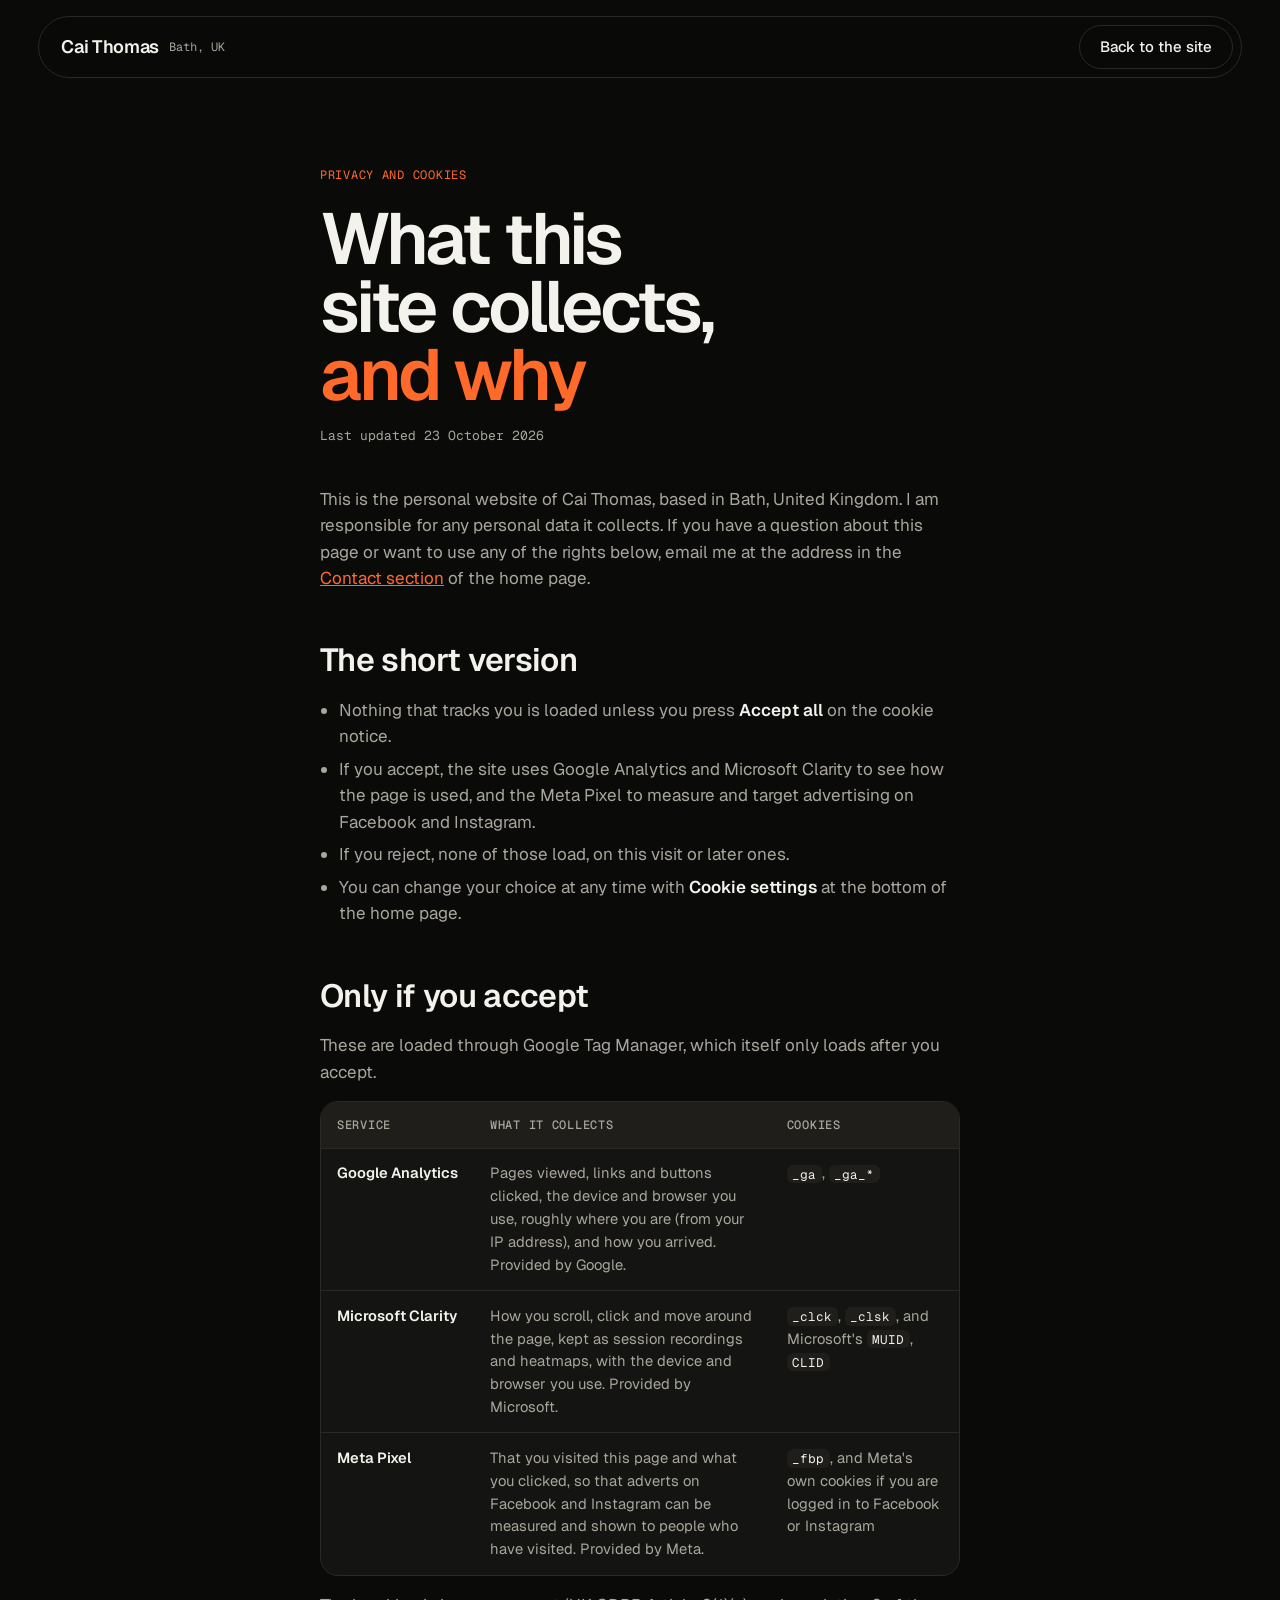
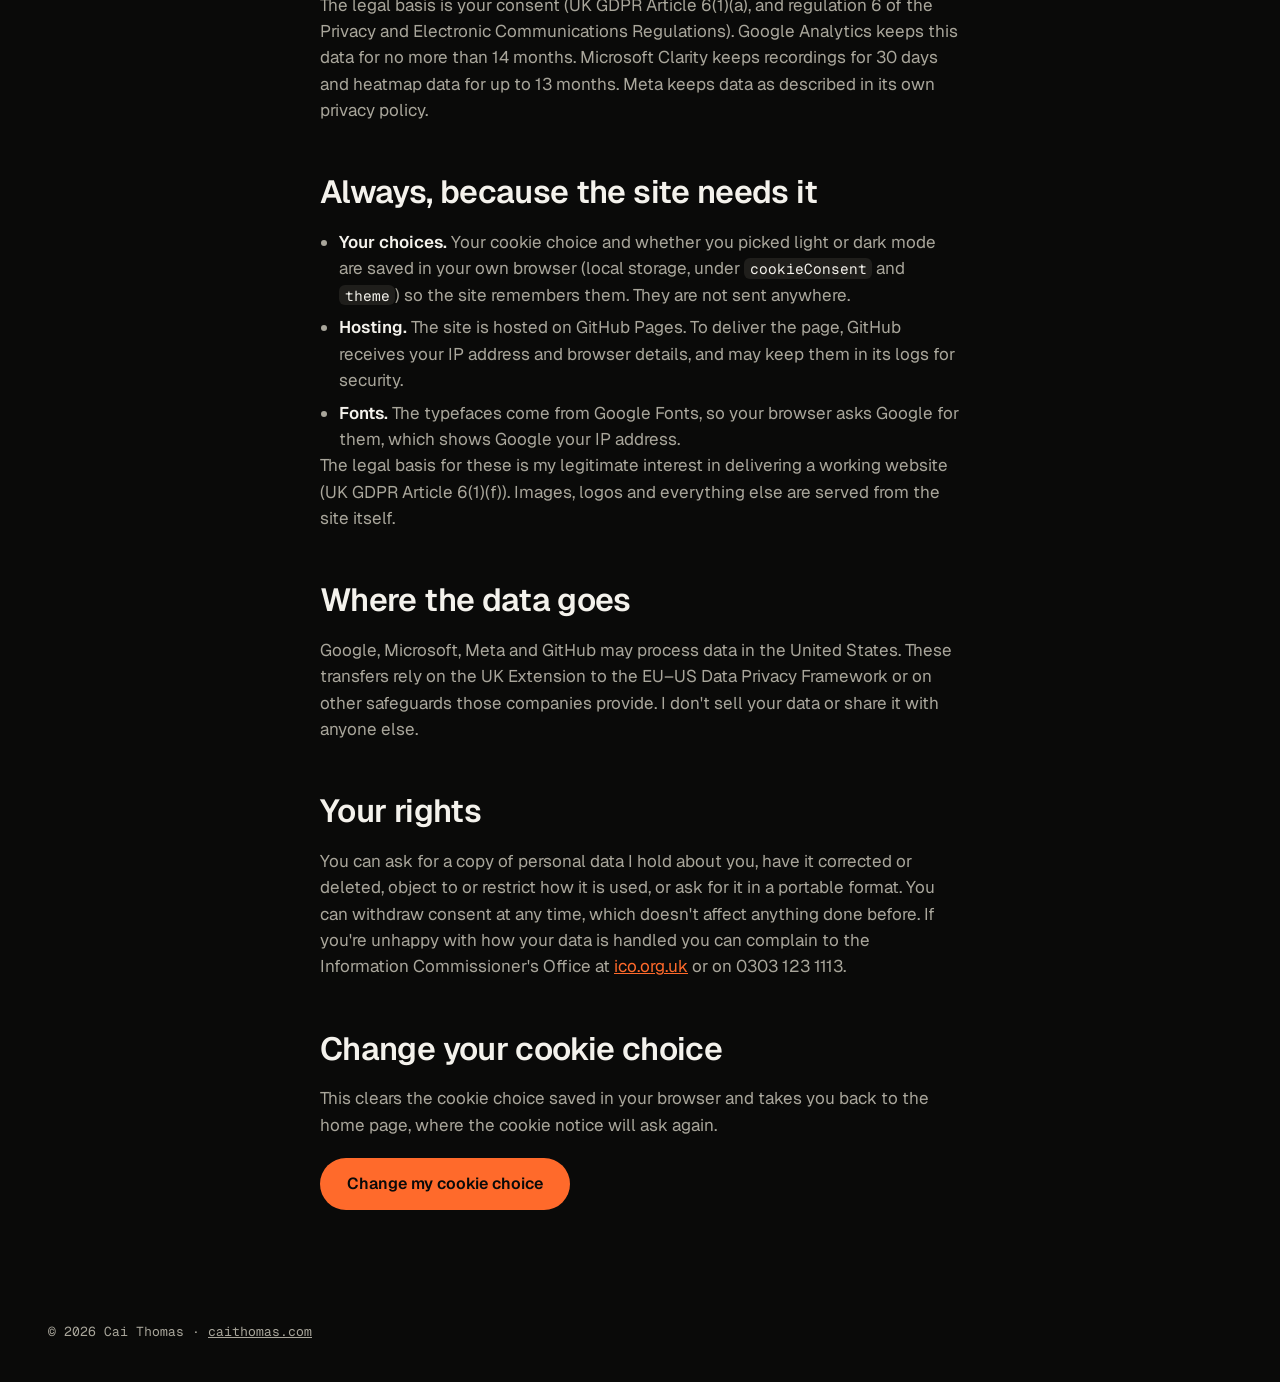
<file: privacy.html>
<!DOCTYPE html>
<html lang="en-GB">
<head>
  <meta charset="UTF-8">
  <meta name="viewport" content="width=device-width, initial-scale=1.0">
  <script>(function(d){d.className+=" js";try{var t=localStorage.getItem("theme");if(t==="light"||t==="dark")d.setAttribute("data-theme",t)}catch(e){}})(document.documentElement);</script>
  <title>Privacy and cookies — Cai Thomas</title>
  <meta name="description" content="What caithomas.com collects, why, who it is shared with, and how to change your cookie choice.">
  <link rel="canonical" href="https://www.caithomas.com/privacy.html">
  <link rel="icon" type="image/svg+xml" href="/images/favicon.svg">
  <link rel="alternate icon" href="/favicon.ico">
  <meta name="theme-color" content="#0A0A09">
  <link rel="preconnect" href="https://fonts.googleapis.com">
  <link rel="preconnect" href="https://fonts.gstatic.com" crossorigin>
  <link rel="stylesheet" href="https://fonts.googleapis.com/css2?family=Geist:wght@300..700&family=Geist+Mono:wght@400;500&display=swap" media="print" onload="this.media='all'">
  <noscript><link rel="stylesheet" href="https://fonts.googleapis.com/css2?family=Geist:wght@300..700&family=Geist+Mono:wght@400;500&display=swap"></noscript>
  <link rel="stylesheet" href="/style.css">
  <script type="application/ld+json">
{
  "@context": "https://schema.org",
  "@graph": [
    {
      "@type": "WebPage",
      "@id": "https://www.caithomas.com/privacy.html#webpage",
      "url": "https://www.caithomas.com/privacy.html",
      "name": "Privacy and cookies — Cai Thomas",
      "description": "What caithomas.com collects, why, who it is shared with, and how to change your cookie choice.",
      "inLanguage": "en-GB",
      "dateModified": "2026-10-23T09:34:39+01:00",
      "isPartOf": {
        "@id": "https://www.caithomas.com/#website"
      },
      "about": {
        "@id": "https://www.caithomas.com/#person"
      },
      "breadcrumb": {
        "@id": "https://www.caithomas.com/privacy.html#breadcrumb"
      }
    },
    {
      "@type": "BreadcrumbList",
      "@id": "https://www.caithomas.com/privacy.html#breadcrumb",
      "itemListElement": [
        {
          "@type": "ListItem",
          "position": 1,
          "name": "Cai Thomas",
          "item": "https://www.caithomas.com/"
        },
        {
          "@type": "ListItem",
          "position": 2,
          "name": "Privacy and cookies",
          "item": "https://www.caithomas.com/privacy.html"
        }
      ]
    },
    {
      "@type": "WebSite",
      "@id": "https://www.caithomas.com/#website",
      "url": "https://www.caithomas.com/",
      "name": "Cai Thomas"
    },
    {
      "@type": "Person",
      "@id": "https://www.caithomas.com/#person",
      "name": "Cai Thomas",
      "url": "https://www.caithomas.com/"
    }
  ]
}
  </script>
</head>
<body>
  <header class="site-header page-header">
    <nav class="nav" aria-label="Main">
      <a class="brand" href="/"><span class="brand-name">Cai Thomas</span><span class="brand-meta">Bath, UK</span></a>
      <a class="btn btn-ghost btn-sm" href="/">Back to the site</a>
    </nav>
  </header>

  <main class="prose">
    <span class="label">Privacy and cookies</span>
    <h1>What this site collects, <span class="accent">and why</span></h1>
    <p class="updated muted">Last updated 23 October 2026</p>

    <p>This is the personal website of Cai Thomas, based in Bath, United Kingdom. I am responsible for any personal data it collects. If you have a question about this page or want to use any of the rights below, email me at the address in the <a href="/#contact">Contact section</a> of the home page.</p>

    <h2>The short version</h2>
    <ul>
      <li>Nothing that tracks you is loaded unless you press <strong>Accept all</strong> on the cookie notice.</li>
      <li>If you accept, the site uses Google Analytics and Microsoft Clarity to see how the page is used, and the Meta Pixel to measure and target advertising on Facebook and Instagram.</li>
      <li>If you reject, none of those load, on this visit or later ones.</li>
      <li>You can change your choice at any time with <strong>Cookie settings</strong> at the bottom of the home page.</li>
    </ul>

    <h2>Only if you accept</h2>
    <p>These are loaded through Google Tag Manager, which itself only loads after you accept.</p>
    <div class="table-wrap" role="region" aria-label="What each service collects" tabindex="0">
      <table>
        <thead><tr><th>Service</th><th>What it collects</th><th>Cookies</th></tr></thead>
        <tbody>
          <tr><td>Google Analytics</td><td>Pages viewed, links and buttons clicked, the device and browser you use, roughly where you are (from your IP address), and how you arrived. Provided by Google.</td><td><code>_ga</code>, <code>_ga_*</code></td></tr>
          <tr><td>Microsoft Clarity</td><td>How you scroll, click and move around the page, kept as session recordings and heatmaps, with the device and browser you use. Provided by Microsoft.</td><td><code>_clck</code>, <code>_clsk</code>, and Microsoft's <code>MUID</code>, <code>CLID</code></td></tr>
          <tr><td>Meta Pixel</td><td>That you visited this page and what you clicked, so that adverts on Facebook and Instagram can be measured and shown to people who have visited. Provided by Meta.</td><td><code>_fbp</code>, and Meta's own cookies if you are logged in to Facebook or Instagram</td></tr>
        </tbody>
      </table>
    </div>
    <p style="margin-top:1rem">The legal basis is your consent (UK GDPR Article 6(1)(a), and regulation 6 of the Privacy and Electronic Communications Regulations). Google Analytics keeps this data for no more than 14 months. Microsoft Clarity keeps recordings for 30 days and heatmap data for up to 13 months. Meta keeps data as described in its own privacy policy.</p>

    <h2>Always, because the site needs it</h2>
    <ul>
      <li><strong>Your choices.</strong> Your cookie choice and whether you picked light or dark mode are saved in your own browser (local storage, under <code>cookieConsent</code> and <code>theme</code>) so the site remembers them. They are not sent anywhere.</li>
      <li><strong>Hosting.</strong> The site is hosted on GitHub Pages. To deliver the page, GitHub receives your IP address and browser details, and may keep them in its logs for security.</li>
      <li><strong>Fonts.</strong> The typefaces come from Google Fonts, so your browser asks Google for them, which shows Google your IP address.</li>
    </ul>
    <p>The legal basis for these is my legitimate interest in delivering a working website (UK GDPR Article 6(1)(f)). Images, logos and everything else are served from the site itself.</p>

    <h2>Where the data goes</h2>
    <p>Google, Microsoft, Meta and GitHub may process data in the United States. These transfers rely on the UK Extension to the EU–US Data Privacy Framework or on other safeguards those companies provide. I don't sell your data or share it with anyone else.</p>

    <h2>Your rights</h2>
    <p>You can ask for a copy of personal data I hold about you, have it corrected or deleted, object to or restrict how it is used, or ask for it in a portable format. You can withdraw consent at any time, which doesn't affect anything done before. If you're unhappy with how your data is handled you can complain to the Information Commissioner's Office at <a href="https://ico.org.uk/make-a-complaint/">ico.org.uk</a> or on 0303 123 1113.</p>

    <h2>Change your cookie choice</h2>
    <p>This clears the cookie choice saved in your browser and takes you back to the home page, where the cookie notice will ask again.</p>
    <a class="btn btn-primary" href="/" onclick="try { localStorage.removeItem('cookieConsent'); } catch (e) {}">Change my cookie choice</a>
  </main>

  <footer class="container site-footer">
    <span>© 2026 Cai Thomas · <a href="/">caithomas.com</a></span>
  </footer>
</body>
</html>
</file>
<file: style.css>
/* caithomas.com — 2026 design.
   Dark by default; [data-theme="light"] on <html> switches to light (set by the toggle, saved per visitor).
   Every text colour pair below passes WCAG AA contrast in both themes. */

:root,
[data-theme="dark"] {
  color-scheme: dark;
  --bg:        #0A0A09;
  --surface:   #141412;
  --surface-2: #1F1E1B;
  --fg:        #F4F2EC;
  --muted:     #A9A69B;   /* 8.1:1 on --bg */
  --line:      #2A2925;
  --accent:    #FF6A2B;   /* 6.9:1 on --bg */
  --accent-soft: rgba(255, 106, 43, 0.12);
  --accent-ink: #FF6A2B;  /* small accent text on --accent-soft */
  --on-accent: #0A0A09;   /* text on accent: 6.9:1 */
  --glass:     rgba(10, 10, 9, 0.72);
  --live:      #3DDC84;
}

[data-theme="light"] {
  color-scheme: light;
  --bg:        #F3F1EB;
  --surface:   #FFFFFF;
  --surface-2: #E7E4DB;
  --fg:        #121210;
  --muted:     #55534C;   /* 6.8:1 on --bg */
  --line:      #D6D2C7;
  --accent:    #C2410C;   /* 4.6:1 on --bg, 5.2:1 on white */
  --accent-soft: rgba(194, 65, 12, 0.10);
  --accent-ink: #9A3412;  /* 5.6:1 on --accent-soft over --bg */
  --on-accent: #FFFFFF;   /* 5.2:1 */
  --glass:     rgba(255, 255, 255, 0.78);
  --live:      #1F9D55;
}

:root {
  --sans: 'Geist', system-ui, -apple-system, 'Segoe UI', Roboto, sans-serif;
  --mono: 'Geist Mono', ui-monospace, 'SFMono-Regular', Menlo, Consolas, monospace;
  --radius: 24px;
  --gutter: clamp(20px, 4vw, 48px);
}

*, *::before, *::after { box-sizing: border-box; }
html { scroll-behavior: smooth; scroll-padding-top: 104px; -webkit-text-size-adjust: 100%; }
body {
  margin: 0;
  background: var(--bg);
  color: var(--fg);
  font-family: var(--sans);
  font-size: 17px;
  line-height: 1.55;
  -webkit-font-smoothing: antialiased;
  text-rendering: optimizeLegibility;
}
img, svg { max-width: 100%; }
img { height: auto; display: block; }
a { color: inherit; }
a, button { -webkit-tap-highlight-color: transparent; }
::selection { background: var(--accent); color: var(--on-accent); }
:focus-visible { outline: 2px solid var(--accent); outline-offset: 3px; border-radius: 8px; }

.container { max-width: 1280px; margin: 0 auto; padding-inline: var(--gutter); }
.accent { color: var(--accent); }
.visually-hidden {
  position: absolute !important; width: 1px; height: 1px; padding: 0; margin: -1px;
  overflow: hidden; clip: rect(0 0 0 0); white-space: nowrap; border: 0;
}
.muted { color: var(--muted); }
.label {
  font-family: var(--mono);
  font-size: 12px;
  letter-spacing: 0.06em;
  text-transform: uppercase;
  color: var(--muted);
}
.label-accent { color: var(--accent-ink); display: inline-flex; align-items: center; gap: 8px; }

.skip-link {
  position: absolute; left: 16px; top: -100px; z-index: 100;
  padding: 12px 18px; border-radius: 999px;
  background: var(--accent); color: var(--on-accent); font-weight: 600; text-decoration: none;
}
.skip-link:focus { top: 16px; }

/* ── Buttons ── */
.btn {
  display: inline-flex; align-items: center; justify-content: center; gap: 10px;
  min-height: 52px; padding: 0 26px;
  border-radius: 999px; border: 1px solid transparent;
  font: inherit; font-weight: 600; font-size: 16px; text-decoration: none; cursor: pointer;
  transition: transform 0.15s ease, background-color 0.2s ease, border-color 0.2s ease, filter 0.2s ease;
}
.btn:hover { transform: translateY(-1px); }
.btn-primary { background: var(--accent); color: var(--on-accent); }
.btn-primary:hover { filter: brightness(1.08); }
.btn-ghost { border-color: var(--line); color: var(--fg); font-weight: 500; }
.btn-ghost:hover { border-color: var(--fg); }
.btn-sm { min-height: 44px; padding: 0 20px; font-size: 15px; }

.icon-btn {
  width: 44px; height: 44px; flex: none;
  display: inline-flex; align-items: center; justify-content: center;
  border-radius: 999px; border: 1px solid var(--line);
  background: var(--surface); color: var(--fg); cursor: pointer; padding: 0;
  transition: border-color 0.2s ease;
}
.icon-btn:hover { border-color: var(--fg); }

/* ── Navigation ── */
.site-header { position: sticky; top: 0; z-index: 50; padding: 16px clamp(12px, 3vw, 48px) 0; }
.nav {
  max-width: 1280px; margin: 0 auto;
  display: flex; flex-wrap: wrap; align-items: center; justify-content: space-between; gap: 8px 16px;
  padding: 8px 8px 8px 22px;
  background: var(--glass);
  -webkit-backdrop-filter: blur(18px); backdrop-filter: blur(18px);
  border: 1px solid var(--line); border-radius: 32px;
}
.brand { display: inline-flex; align-items: center; gap: 10px; min-height: 44px; text-decoration: none; }
.brand-name { font-size: 18px; font-weight: 600; letter-spacing: -0.02em; }
.brand-meta { font-family: var(--mono); font-size: 12px; color: var(--muted); }
.nav-links { list-style: none; margin: 0; padding: 0; display: flex; flex-wrap: wrap; gap: 2px; }
.nav-link {
  display: inline-flex; align-items: center; min-height: 44px; padding: 0 14px;
  border-radius: 999px; font-size: 15px; text-decoration: none; color: var(--fg);
  transition: background-color 0.2s ease;
}
.nav-link:hover { background: var(--surface-2); }
.nav-actions { display: flex; align-items: center; gap: 8px; }

/* Theme toggle: shown only when scripts run; the icon shows the mode it switches to. */
.theme-toggle, .menu-toggle { display: none; }
.js .theme-toggle { display: inline-flex; }
.icon-moon { display: none; }
[data-theme="light"] .icon-sun { display: none; }
[data-theme="light"] .icon-moon { display: block; }
.icon-close { display: none; }
.nav.open .icon-menu { display: none; }
.nav.open .icon-close { display: block; }

/* ── Hero ── */
.hero { padding-top: clamp(48px, 7vw, 104px); }
.hero-grid { display: flex; flex-wrap: wrap; align-items: flex-end; gap: 48px; }
.hero-text { flex: 1 1 560px; min-width: 0; display: flex; flex-direction: column; gap: 28px; }
.status-pill {
  margin: 0; align-self: flex-start;
  display: inline-flex; align-items: center; gap: 10px;
  padding: 8px 14px; border: 1px solid var(--line); border-radius: 999px;
  font-family: var(--mono); font-size: 13px;
}
.status-dot {
  width: 8px; height: 8px; border-radius: 50%; flex: none;
  background: var(--live); box-shadow: 0 0 0 4px color-mix(in srgb, var(--live) 20%, transparent);
}
.hero-title {
  margin: 0;
  font-size: clamp(52px, 8.2vw, 128px); line-height: 0.92;
  letter-spacing: -0.05em; font-weight: 600;
  text-wrap: balance;
}
.hero-name {
  display: block; margin-bottom: 18px;
  font-family: var(--mono); font-size: clamp(14px, 1.2vw, 16px); font-weight: 500;
  letter-spacing: 0.14em; line-height: 1.2; text-transform: uppercase; color: var(--muted);
}
.hero-lead { margin: 0; max-width: 640px; font-size: clamp(18px, 1.6vw, 22px); line-height: 1.5; color: var(--muted); }
.hero-ctas { display: flex; flex-wrap: wrap; gap: 12px; }
.hero-photo {
  flex: 0 1 420px; min-width: 260px; margin: 0; position: relative;
  border-radius: 32px; overflow: hidden; border: 1px solid var(--line); background: var(--surface);
}
.hero-photo img { width: 100%; aspect-ratio: 1 / 1; object-fit: cover; }
.hero-photo figcaption {
  position: absolute; left: 14px; right: 14px; bottom: 14px;
  display: flex; justify-content: space-between; align-items: center; gap: 12px;
  padding: 14px 16px; border-radius: 18px; border: 1px solid var(--line);
  background: var(--glass); -webkit-backdrop-filter: blur(14px); backdrop-filter: blur(14px);
}
.caption-name { display: flex; flex-direction: column; }
.caption-name strong { font-weight: 600; font-size: 16px; }
.caption-name span { font-size: 13px; color: var(--muted); }
.caption-place { display: inline-flex; align-items: center; gap: 6px; font-family: var(--mono); font-size: 12px; color: var(--muted); white-space: nowrap; }

/* ── Tiles ── */
.tile {
  background: var(--surface); border: 1px solid var(--line); border-radius: var(--radius);
  padding: 28px;
}
.tiles { margin-top: 56px; display: grid; grid-template-columns: repeat(auto-fit, minmax(min(100%, 240px), 1fr)); gap: 16px; }
.tiles .tile { display: flex; flex-direction: column; justify-content: space-between; gap: 32px; min-height: 200px; }
.tile-value { display: flex; flex-direction: column; gap: 6px; }
.tile-num { font-size: clamp(56px, 6vw, 88px); font-weight: 600; letter-spacing: -0.05em; line-height: 1; font-variant-numeric: tabular-nums; }
.tile-text { color: var(--muted); }
.duo { margin-top: 16px; display: flex; flex-wrap: wrap; gap: 16px; }
.stack-tile { flex: 2 1 560px; min-width: 0; display: flex; flex-wrap: wrap; gap: 28px 40px; }
.stack-group { flex: 1 1 180px; display: flex; flex-direction: column; gap: 12px; }
.chips { list-style: none; margin: 0; padding: 0; display: flex; flex-wrap: wrap; gap: 8px; font-size: 15px; }
.chips li { padding: 8px 14px; border-radius: 999px; background: var(--surface-2); }
.ai-tile {
  flex: 1 1 340px; min-width: 0;
  display: flex; flex-direction: column; align-items: flex-start; gap: 18px;
  background: var(--accent-soft); border-color: var(--accent);
}
.bubble { margin: 0; padding: 18px 20px; border-radius: 20px 20px 20px 6px; background: var(--surface); font-size: 17px; line-height: 1.5; }

/* ── Sections ── */
.section { padding-top: clamp(72px, 9vw, 128px); }
.split { display: flex; flex-wrap: wrap; gap: 32px 64px; border-top: 1px solid var(--line); padding-top: 40px; }
.section-head { flex: 0 1 280px; display: flex; flex-direction: column; gap: 10px; }
.section-head-wide { flex: none; border-top: 1px solid var(--line); padding-top: 40px; margin-bottom: 24px; }
.section-num { font-family: var(--mono); font-size: 13px; color: var(--accent); }
.section-title { margin: 0; font-size: clamp(36px, 4.4vw, 56px); line-height: 1; letter-spacing: -0.04em; font-weight: 600; text-wrap: balance; }
.section-body { flex: 1 1 560px; min-width: 0; display: flex; flex-direction: column; gap: 24px; }
.section-body p { margin: 0; max-width: 720px; }
.lead { font-size: clamp(22px, 2.2vw, 30px); line-height: 1.35; letter-spacing: -0.015em; }
.intro { font-size: clamp(20px, 1.8vw, 24px); line-height: 1.4; color: var(--muted); }

/* Clients */
.clients-head { display: flex; flex-wrap: wrap; justify-content: space-between; align-items: baseline; gap: 12px; margin-bottom: 28px; }
.clients-title { margin: 0; font-size: clamp(24px, 2.4vw, 32px); font-weight: 600; letter-spacing: -0.02em; }
.clients-group { margin: 0 0 12px; }
.logo-grid + .clients-group { margin-top: 24px; }
.logo-grid {
  list-style: none; margin: 0; padding: 0;
  display: grid; grid-template-columns: repeat(auto-fill, minmax(min(100%, 120px), 1fr)); gap: 12px;
}
.logo-grid li {
  height: 88px; display: flex; align-items: center; justify-content: center;
  padding: 16px; background: #FFFFFF; border: 1px solid var(--line); border-radius: 18px;
}
.logo-grid img { max-width: 100%; max-height: 48px; width: auto; object-fit: contain; mix-blend-mode: multiply; }

/* About */
.tags { list-style: none; margin: 8px 0 0; padding: 0; display: flex; flex-wrap: wrap; gap: 8px; font-family: var(--mono); font-size: 13px; }
.tags li { padding: 8px 14px; border: 1px solid var(--line); border-radius: 999px; }

/* Results */
.stats { display: grid; grid-template-columns: repeat(auto-fit, minmax(min(100%, 320px), 1fr)); gap: 16px; }
.stat {
  background: var(--surface); border: 1px solid var(--line); border-radius: var(--radius);
  padding: 28px; display: flex; flex-direction: column; gap: 14px;
}
.stat-num { font-size: clamp(64px, 7vw, 104px); font-weight: 600; letter-spacing: -0.05em; line-height: 0.95; font-variant-numeric: tabular-nums; }
.results {
  list-style: none; margin: 0; padding: 0;
  display: grid; grid-template-columns: repeat(auto-fit, minmax(min(100%, 340px), 1fr)); column-gap: 32px;
}
.results li { display: flex; gap: 18px; padding: 20px 0; border-top: 1px solid var(--line); }
.results strong { color: var(--fg); font-weight: 600; }
.result-num { font-family: var(--mono); font-size: 13px; color: var(--accent); padding-top: 3px; }

/* Experience */
.timeline { list-style: none; margin: 0; padding: 0; border-bottom: 1px solid var(--line); }
.role { display: flex; flex-wrap: wrap; gap: 14px 40px; padding: 32px 0; border-top: 1px solid var(--line); }
.role-period { flex: 0 0 170px; font-family: var(--mono); font-size: 14px; color: var(--muted); padding-top: 6px; }
.role-main { flex: 1 1 440px; min-width: 0; display: flex; flex-direction: column; gap: 10px; }
.role-main p { margin: 0; max-width: 640px; }
.role-company { font-family: var(--mono); font-size: 13px; letter-spacing: 0.06em; text-transform: uppercase; color: var(--accent); }
.role-heading { display: flex; flex-wrap: wrap; align-items: center; gap: 10px; }
.role-title { margin: 0; font-size: clamp(22px, 2.2vw, 30px); font-weight: 600; letter-spacing: -0.02em; line-height: 1.15; }
.role-links { flex: 0 1 300px; display: flex; flex-wrap: wrap; gap: 8px; align-content: flex-start; }
.pill-link {
  display: inline-flex; align-items: center; gap: 8px; min-height: 44px; padding: 0 16px;
  border: 1px solid var(--line); border-radius: 999px;
  color: var(--fg); text-decoration: none; font-size: 14px;
  transition: border-color 0.2s ease, color 0.2s ease;
}
.pill-link:hover { border-color: var(--accent); color: var(--accent); }
.badge {
  display: inline-flex; align-items: center; gap: 6px; padding: 4px 10px;
  border-radius: 999px; background: var(--surface-2);
  font-family: var(--mono); font-size: 12px; color: var(--fg);
}
.badge::before { content: ''; width: 6px; height: 6px; border-radius: 50%; background: var(--muted); }
.badge-active::before, .badge-sold::before { background: var(--live); }
.badge-volunteer::before { background: var(--accent); }

/* Projects */
.projects { display: flex; flex-wrap: wrap; gap: 16px; }
.project-card {
  flex: 1 1 520px; min-width: 0;
  background: var(--surface); border: 1px solid var(--line); border-radius: 32px;
  padding: clamp(24px, 3.4vw, 44px);
  display: flex; flex-direction: column; gap: 22px;
}
.project-card p { margin: 0; }
.project-top { display: flex; justify-content: space-between; align-items: center; gap: 12px; }
.project-icon {
  width: 52px; height: 52px; border-radius: 16px;
  display: inline-flex; align-items: center; justify-content: center;
  background: var(--accent-soft); color: var(--accent-ink);
}
.project-title { margin: 0; font-size: clamp(36px, 4vw, 56px); line-height: 1; letter-spacing: -0.04em; font-weight: 600; }
.project-quote { font-size: clamp(18px, 1.6vw, 21px); line-height: 1.45; }
.facts {
  margin: 0; display: grid; grid-template-columns: repeat(auto-fit, minmax(min(100%, 150px), 1fr)); gap: 1px;
  background: var(--line); border: 1px solid var(--line); border-radius: 18px; overflow: hidden;
}
.facts div { background: var(--surface); padding: 16px; }
.facts dt { font-family: var(--mono); font-size: 12px; letter-spacing: 0.06em; text-transform: uppercase; color: var(--muted); }
.facts dd { margin: 4px 0 0; }
.surnames { display: flex; flex-direction: column; gap: 10px; }
.project-cta { align-self: flex-start; min-height: 48px; padding: 0 22px; }

/* FAQ */
.faq { border-bottom: 1px solid var(--line); }
.faq-item { border-top: 1px solid var(--line); }
.faq-item summary {
  list-style: none; cursor: pointer;
  display: flex; justify-content: space-between; align-items: center; gap: 24px;
  min-height: 64px; padding: 18px 0;
}
.faq-item summary::-webkit-details-marker { display: none; }
.faq-q { margin: 0; font-size: clamp(18px, 1.7vw, 22px); font-weight: 600; letter-spacing: -0.01em; line-height: 1.3; }
.faq-icon { position: relative; flex: none; width: 36px; height: 36px; border-radius: 999px; border: 1px solid var(--line); }
.faq-icon::before, .faq-icon::after {
  content: ''; position: absolute; left: 50%; top: 50%; width: 14px; height: 2px; margin: -1px 0 0 -7px;
  background: var(--fg); border-radius: 2px; transition: transform 0.2s ease;
}
.faq-icon::after { transform: rotate(90deg); }
.faq-item[open] .faq-icon::after { transform: rotate(0deg); }
.faq-item summary:hover .faq-icon { border-color: var(--accent); }
.faq-item p { margin: 0 0 22px; max-width: 720px; }

/* Contact */
.contact-card {
  background: var(--accent); color: var(--on-accent);
  border-radius: 40px; padding: clamp(32px, 6vw, 80px);
  display: flex; flex-direction: column; gap: 40px;
}
.contact-head { display: flex; flex-direction: column; gap: 20px; }
.contact-kicker { font-family: var(--mono); font-size: 13px; }
.contact-title { margin: 0; font-size: clamp(52px, 9vw, 140px); line-height: 0.9; letter-spacing: -0.055em; font-weight: 600; text-wrap: balance; }
.contact-lead { margin: 0; max-width: 620px; font-size: clamp(18px, 1.6vw, 22px); line-height: 1.45; }
.contact-list {
  list-style: none; margin: 0; padding: 0;
  display: grid; grid-template-columns: repeat(auto-fit, minmax(min(100%, 240px), 1fr)); gap: 24px 32px;
}
.contact-list li { border-top: 2px solid var(--on-accent); padding-top: 16px; display: flex; flex-direction: column; gap: 6px; }
.contact-label { font-family: var(--mono); font-size: 12px; letter-spacing: 0.06em; text-transform: uppercase; }
.contact-value {
  color: var(--on-accent); font-size: 22px; font-weight: 600; letter-spacing: -0.01em;
  text-decoration: none; overflow-wrap: anywhere; min-height: 44px; display: inline-flex; align-items: center;
}
a.contact-value { text-decoration: underline; text-decoration-thickness: 1px; text-underline-offset: 5px; text-decoration-color: transparent; transition: text-decoration-color 0.2s ease; }
a.contact-value:hover { text-decoration-color: currentColor; }
.contact-card :focus-visible { outline-color: var(--on-accent); }
.contact-note { font-size: 13px; line-height: 1.5; }

/* Footer */
.site-footer {
  padding-top: 48px; padding-bottom: 40px;
  display: flex; flex-wrap: wrap; justify-content: space-between; align-items: center; gap: 16px;
  font-family: var(--mono); font-size: 13px; color: var(--muted);
}
.footer-links { list-style: none; margin: 0; padding: 0; display: flex; flex-wrap: wrap; gap: 4px 20px; }
.footer-links a, .footer-cookie-link {
  display: inline-flex; align-items: center; min-height: 44px;
  color: var(--muted); text-underline-offset: 3px;
}
.footer-links a:hover, .footer-cookie-link:hover { color: var(--fg); }
.footer-cookie-link { padding: 0; border: 0; background: none; font: inherit; text-decoration: underline; cursor: pointer; }

/* ── Cookie notice: a bar along the bottom ── */
.cookie-overlay {
  position: fixed; left: 0; right: 0; bottom: 0; z-index: 10000;
  display: flex; justify-content: center; padding: 0 1rem 1rem;
  pointer-events: none; opacity: 0; visibility: hidden; transform: translateY(16px);
  transition: opacity 0.3s ease, transform 0.3s ease, visibility 0.3s;
}
.cookie-overlay.show { opacity: 1; visibility: visible; transform: none; }
.cookie-modal {
  pointer-events: auto; width: 100%; max-width: 980px;
  background: var(--surface); color: var(--fg);
  border: 1px solid var(--line); border-radius: 20px;
  box-shadow: 0 20px 60px rgba(0, 0, 0, 0.35);
  padding: 1.25rem 1.5rem;
  display: grid; grid-template-columns: 1fr auto; column-gap: 2rem; align-items: center;
}
.cookie-title { grid-column: 1; margin: 0 0 0.3rem; font-size: 1.15rem; font-weight: 600; letter-spacing: -0.01em; }
.cookie-text { grid-column: 1; margin: 0; font-size: 0.88rem; line-height: 1.6; color: var(--muted); }
.cookie-footer { grid-column: 1; margin: 0.3rem 0 0; font-size: 0.82rem; color: var(--muted); }
.cookie-link { color: var(--accent); text-decoration: underline; text-underline-offset: 2px; padding: 0.35rem 0; display: inline-block; }
.cookie-buttons { grid-column: 2; grid-row: 1 / span 3; display: flex; flex-direction: column; gap: 0.6rem; }
.cookie-btn {
  min-height: 46px; padding: 0 1.6rem; border-radius: 999px; border: 1px solid transparent;
  font: inherit; font-size: 0.92rem; font-weight: 600; white-space: nowrap; cursor: pointer;
}
.cookie-btn-accept { background: var(--accent); color: var(--on-accent); }
.cookie-btn-accept:hover { filter: brightness(1.08); }
.cookie-btn-reject { background: transparent; color: var(--fg); border-color: var(--fg); }
.cookie-btn-reject:hover { background: var(--surface-2); }

/* ── Privacy and 404 pages ── */
.page-header { position: static; }
.prose { max-width: 46rem; margin: 0 auto; padding: clamp(40px, 7vw, 88px) var(--gutter) 64px; }
.prose h1 { margin: 0 0 1rem; font-size: clamp(40px, 7vw, 72px); line-height: 0.95; letter-spacing: -0.045em; font-weight: 600; text-wrap: balance; }
.prose h1 .accent { display: block; }
.prose h2 { margin: 2.75rem 0 0.75rem; font-size: clamp(24px, 3vw, 32px); letter-spacing: -0.02em; font-weight: 600; }
.prose p, .prose li { color: var(--muted); }
.prose p { margin: 0; }
.prose p + p { margin-top: 0.9rem; }
.prose strong { color: var(--fg); font-weight: 600; }
.prose ul { margin: 0.75rem 0 0; padding-left: 1.2rem; }
.prose li + li { margin-top: 0.4rem; }
.prose a:not(.btn) { color: var(--accent); }
.prose code { font-family: var(--mono); font-size: 0.85em; background: var(--surface-2); color: var(--fg); padding: 0.05rem 0.35rem; border-radius: 6px; }
.prose .label { display: block; margin-bottom: 1.25rem; color: var(--accent); }
.prose .updated { font-family: var(--mono); font-size: 13px; margin-bottom: 2.5rem; }
.table-wrap { overflow-x: auto; margin-top: 1rem; border: 1px solid var(--line); border-radius: 18px; background: var(--surface); }
.table-wrap table { width: 100%; border-collapse: collapse; font-size: 0.92rem; min-width: 34rem; }
.table-wrap th, .table-wrap td { text-align: left; vertical-align: top; padding: 0.85rem 1rem; border-bottom: 1px solid var(--line); }
.table-wrap th { font-family: var(--mono); font-weight: 500; font-size: 12px; letter-spacing: 0.06em; text-transform: uppercase; color: var(--muted); background: var(--surface-2); }
.table-wrap tr:last-child td { border-bottom: none; }
.table-wrap td { color: var(--muted); }
.table-wrap td:first-child { color: var(--fg); font-weight: 600; white-space: nowrap; }
.prose .btn { margin-top: 1.25rem; }
.not-found { min-height: 100vh; display: flex; flex-direction: column; }
.not-found main { flex: 1; display: flex; align-items: center; }
.not-found .prose { text-align: left; }

/* ── Scroll reveal: only when scripts run; everything is visible without them ── */
.js .reveal { opacity: 0; transform: translateY(24px); transition: opacity 0.7s ease, transform 0.7s cubic-bezier(0.2, 0.7, 0.2, 1); }
.js .reveal.visible { opacity: 1; transform: none; }

/* Tag Manager may still hold an anti-flicker snippet that hides <html>; never let it. */
html.async-hide { opacity: 1 !important; }

/* ── Breakpoints ── */
@media (max-width: 960px) {
  .js .menu-toggle { display: inline-flex; }
  .js .nav-links {
    display: none; order: 3; flex-basis: 100%;
    flex-direction: column; gap: 0; padding: 4px 0 8px;
    border-top: 1px solid var(--line);
  }
  .js .nav.open .nav-links { display: flex; }
  .js .nav-link { width: 100%; font-size: 17px; min-height: 48px; }
  .nav { padding-right: 8px; }
}

@media (max-width: 560px) {
  .nav-cta { display: none; }
  .brand-meta { display: none; }
  .site-header { padding-top: 10px; }
  .hero-title { font-size: clamp(46px, 13vw, 64px); }
  .tiles .tile { min-height: 0; gap: 20px; padding: 22px; }
  .tile, .stat { padding: 22px; }
  .role-period { flex-basis: 100%; padding-top: 0; }
  .role-links { flex-basis: 100%; }
  .hero-photo figcaption { left: 10px; right: 10px; bottom: 10px; padding: 12px 14px; }
  .contact-card { border-radius: 28px; }
  .contact-value { font-size: 19px; }
}

@media (max-width: 700px) {
  .cookie-overlay { padding: 0 0.5rem 0.5rem; }
  .cookie-modal { grid-template-columns: 1fr; padding: 1rem 1.1rem; }
  .cookie-buttons { grid-column: 1; grid-row: auto; flex-direction: row; margin-top: 0.75rem; }
  .cookie-btn { flex: 1 1 0; padding: 0 0.75rem; }
}

@media (prefers-reduced-motion: reduce) {
  html { scroll-behavior: auto; }
  *, *::before, *::after { animation: none !important; transition: none !important; }
  .js .reveal { opacity: 1; transform: none; }
  .btn:hover { transform: none; }
}
</file>
